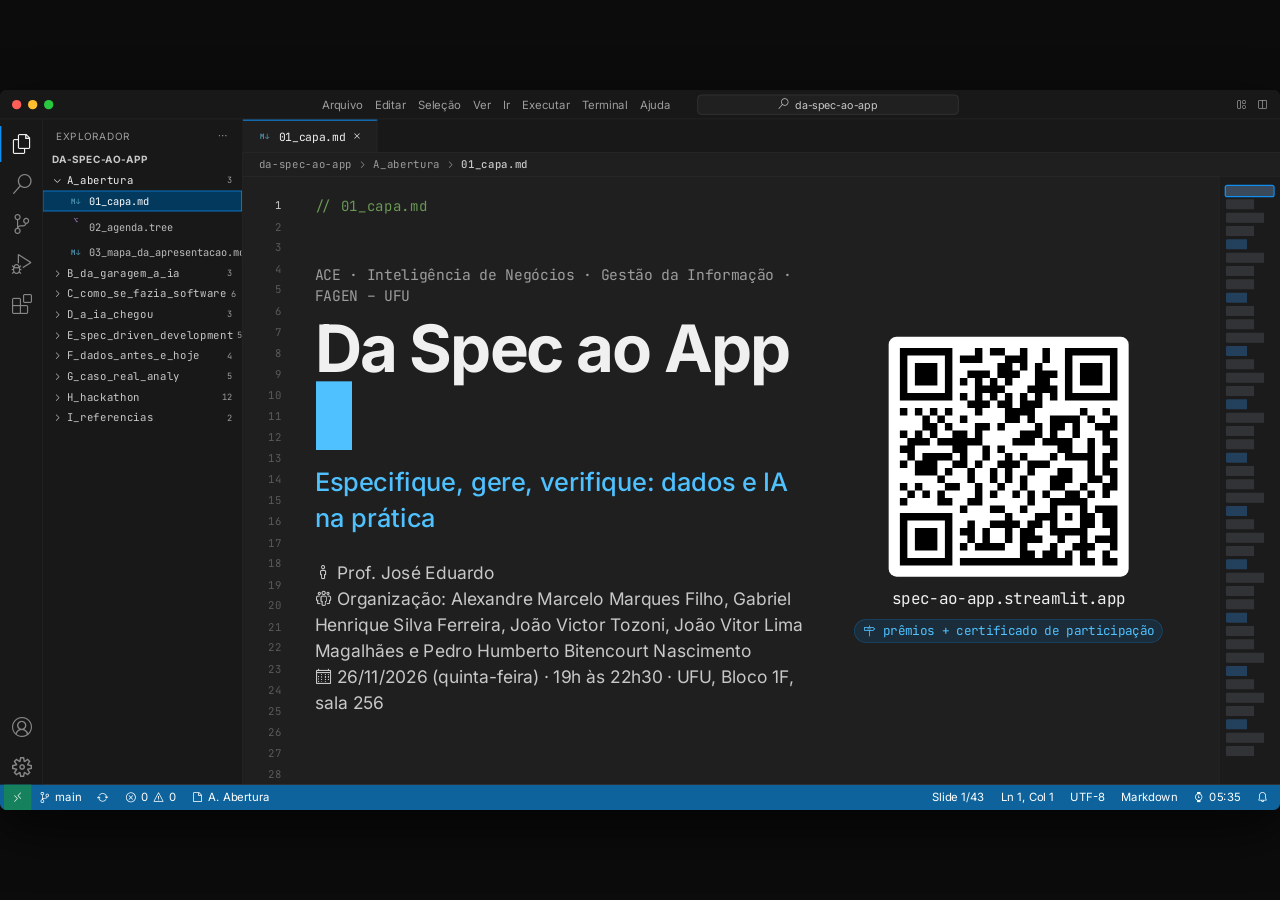
<file: apresentacao/index.html>
<!doctype html>
<html lang="pt-BR">
<head>
<meta charset="utf-8">
<meta name="viewport" content="width=device-width, initial-scale=1">
<title>Da Spec ao App — Abertura</title>
<link rel="stylesheet" href="assets/icons/codicon.css">
<style>
/* ============================================================
   Fontes locais (funcionam offline)
   ============================================================ */
@font-face{font-family:"Inter";font-weight:400;font-display:swap;src:url(assets/fonts/inter-latin-400-normal.woff2) format("woff2")}
@font-face{font-family:"Inter";font-weight:500;font-display:swap;src:url(assets/fonts/inter-latin-500-normal.woff2) format("woff2")}
@font-face{font-family:"Inter";font-weight:600;font-display:swap;src:url(assets/fonts/inter-latin-600-normal.woff2) format("woff2")}
@font-face{font-family:"Inter";font-weight:700;font-display:swap;src:url(assets/fonts/inter-latin-700-normal.woff2) format("woff2")}
@font-face{font-family:"Inter";font-weight:400;font-display:swap;src:url(assets/fonts/inter-latin-ext-400-normal.woff2) format("woff2");unicode-range:U+0100-02AF,U+1E00-1EFF,U+2020,U+20A0-20AB,U+20AD-20C0,U+2113,U+2C60-2C7F,U+A720-A7FF}
@font-face{font-family:"Inter";font-weight:600;font-display:swap;src:url(assets/fonts/inter-latin-ext-600-normal.woff2) format("woff2");unicode-range:U+0100-02AF,U+1E00-1EFF,U+2020,U+20A0-20AB,U+20AD-20C0,U+2113,U+2C60-2C7F,U+A720-A7FF}
@font-face{font-family:"Inter";font-weight:700;font-display:swap;src:url(assets/fonts/inter-latin-ext-700-normal.woff2) format("woff2");unicode-range:U+0100-02AF,U+1E00-1EFF,U+2020,U+20A0-20AB,U+20AD-20C0,U+2113,U+2C60-2C7F,U+A720-A7FF}
@font-face{font-family:"JetBrains Mono";font-weight:400;font-display:swap;src:url(assets/fonts/jetbrains-mono-latin-400-normal.woff2) format("woff2")}
@font-face{font-family:"JetBrains Mono";font-weight:500;font-display:swap;src:url(assets/fonts/jetbrains-mono-latin-500-normal.woff2) format("woff2")}
@font-face{font-family:"JetBrains Mono";font-weight:700;font-display:swap;src:url(assets/fonts/jetbrains-mono-latin-700-normal.woff2) format("woff2")}
@font-face{font-family:"JetBrains Mono";font-weight:400;font-display:swap;src:url(assets/fonts/jetbrains-mono-latin-ext-400-normal.woff2) format("woff2");unicode-range:U+0100-02AF,U+1E00-1EFF,U+2020,U+20A0-20AB,U+20AD-20C0,U+2113,U+2C60-2C7F,U+A720-A7FF}

/* ============================================================
   Tema "Dark Modern" (com contraste reforçado para projetor)
   ============================================================ */
:root{
  --bg:#1f1f1f; --bg2:#181818; --bg3:#252526; --line:#2b2b2b; --line2:#3c3c3c;
  --fg:#f0f0f0; --fg2:#c8c8c8; --mut:#9d9d9d;
  --blue:#0e8ef0; --blue2:#4fc1ff; --yellow:#f2cc60; --green:#3fb950; --red:#f85149; --purple:#c586c0;
  --kw:#569cd6; --str:#ce9178; --fn:#dcdcaa; --com:#6a9955; --num:#b5cea8; --type:#4ec9b0; --var:#9cdcfe;
  --mono:"JetBrains Mono",Consolas,"Cascadia Mono",monospace; --sans:"Inter","Segoe UI",system-ui,sans-serif;
  --side:300px; --s:1;
}
*{box-sizing:border-box;margin:0;padding:0}
html,body{height:100%;background:#0c0c0c;overflow:hidden;color:var(--fg);font-family:var(--sans)}
#app{position:absolute;left:50%;top:50%;width:1920px;height:1080px;transform:translate(-50%,-50%) scale(var(--s));
  display:grid;grid-template-rows:44px 1fr 38px;background:var(--bg);box-shadow:0 30px 80px #000a;border-radius:10px;overflow:hidden}
button{font:inherit;color:inherit;background:none;border:0;cursor:pointer}

/* Barra de título */
.titlebar{display:grid;grid-template-columns:240px 1fr 240px;align-items:center;background:var(--bg2);border-bottom:1px solid var(--line);font-size:17px;color:var(--fg2)}
.dots{display:flex;gap:10px;padding-left:18px}.dots i{width:14px;height:14px;border-radius:50%;display:block}
.dots i:nth-child(1){background:#ff5f57}.dots i:nth-child(2){background:#febc2e}.dots i:nth-child(3){background:#28c840}
.menu{display:flex;gap:18px;justify-content:center;align-items:center}
.menu span{color:var(--mut)}.menu .title{color:var(--fg2);margin-left:22px;padding:4px 120px;border:1px solid var(--line2);border-radius:6px;background:#202020;font-size:16px}
.tb-right{display:flex;justify-content:flex-end;gap:16px;padding-right:18px;color:var(--mut);font-size:18px}

/* Corpo */
.main{display:grid;grid-template-columns:64px var(--side) 1fr;min-height:0;overflow:hidden;transition:grid-template-columns .35s ease}
.activity{background:var(--bg2);border-right:1px solid var(--line);display:flex;flex-direction:column;align-items:center;gap:6px;padding-top:10px}
.activity .codicon{font-size:30px;color:#868686;padding:12px 0;width:100%;text-align:center;border-left:2px solid transparent}
.activity .on{color:var(--fg);border-left-color:var(--blue)}.activity .bottom{margin-top:auto}
.sidebar{background:var(--bg2);border-right:1px solid var(--line);overflow:hidden;display:flex;flex-direction:column;min-width:0}
.sb-title{font-size:15px;letter-spacing:.08em;color:var(--mut);padding:16px 20px 10px;display:flex;justify-content:space-between}
.tree{overflow:auto;padding-bottom:20px;font-size:18px;scrollbar-width:none}
.tree .root{font-weight:700;font-size:15px;letter-spacing:.06em;color:var(--fg2);padding:6px 14px}
.tree .folder{display:flex;align-items:center;gap:6px;padding:5px 14px;color:var(--fg2);font-family:var(--mono);font-size:16px}
.tree .file{display:flex;align-items:center;gap:8px;padding:4px 14px 4px 38px;color:#bdbdbd;font-family:var(--mono);font-size:15.5px;white-space:nowrap;overflow:hidden;text-overflow:ellipsis;cursor:pointer;border:1px solid transparent}
.tree .file:hover{background:#2a2d2e}
.tree .file.on{background:#04395e;color:#fff;border-color:var(--blue)}
.tree .sub-pasta.hide{display:none}
.tree .file.sub{padding-left:58px}
.ficon{font-size:11px;font-weight:700;width:22px;flex:0 0 22px;text-align:center;border-radius:3px;font-family:var(--mono);line-height:16px}
.ficon.md{color:#519aba}.ficon.py{color:#f2cc60}.ficon.sh{color:#89e051}.ficon.diff{color:#e37933}.ficon.json{color:#cbcb41}.ficon.tree{color:#a074c4}

/* Editor */
.editor{display:grid;grid-template-rows:50px 36px minmax(0,1fr);min-width:0;min-height:0;background:var(--bg)}
.tabs{display:flex;background:var(--bg2);border-bottom:1px solid var(--line);overflow:hidden}
.tab{display:flex;align-items:center;gap:10px;padding:0 22px;font-family:var(--mono);font-size:17px;color:var(--mut);border-right:1px solid var(--line);white-space:nowrap}
.tab.on{background:var(--bg);color:var(--fg);border-top:2px solid var(--blue);animation:tabIn .3s ease}
.tab .codicon{font-size:15px}
@keyframes tabIn{from{opacity:.2;transform:translateY(-6px)}to{opacity:1;transform:none}}
.crumbs{display:flex;align-items:center;gap:8px;padding:0 24px;font-family:var(--mono);font-size:16px;color:var(--mut);border-bottom:1px solid var(--line)}
.crumbs b{color:var(--fg2);font-weight:500}
.ebody{display:grid;grid-template-columns:74px 1fr 92px;min-height:0;position:relative}
.gutter{font-family:var(--mono);font-size:16px;color:#5a5a5a;text-align:right;padding:28px 16px 0 0;line-height:31.6px;overflow:hidden;user-select:none}
.gutter .cur{color:#cccccc}
.canvas{position:relative;overflow:hidden}
.minimap{border-left:1px solid var(--line);padding:14px 10px;display:flex;flex-direction:column;gap:5px;overflow:hidden;min-height:0;position:relative;background:#1b1b1b}
.minimap i{display:block;height:15px;flex:0 0 15px;border-radius:2px;background:linear-gradient(90deg,#3a3d41 0 60%,transparent 60%);opacity:.7;cursor:pointer}
.minimap i:nth-child(3n){background:linear-gradient(90deg,#3a3d41 0 80%,transparent 80%)}
.minimap i:nth-child(4n+1){background:linear-gradient(90deg,#264f78 0 45%,transparent 45%)}
.minimap i.on{outline:2px solid var(--blue);background:#3b4a5a;opacity:1}

/* Barra de status */
.status{display:flex;align-items:center;background:#0e639c;color:#fff;font-size:17px;padding:0 6px}
.status .it{display:flex;align-items:center;gap:7px;padding:0 12px;height:100%}
.status .it .codicon{font-size:17px}
.status .rem{background:#16825d;height:100%}
.status .sp{flex:1}

/* ============================================================
   Slides
   ============================================================ */
.slide{position:absolute;inset:0;padding:30px 70px 40px 34px;display:none;flex-direction:column;font-size:30px;line-height:1.42}
.slide.active{display:flex;animation:openFile .35s ease}
@keyframes openFile{from{opacity:0;transform:translateX(18px)}to{opacity:1;transform:none}}
.notes{display:none}
.slide .codicon{font-size:1em;vertical-align:-.12em}
.s-file{font-family:var(--mono);font-size:21px;color:var(--com);margin-bottom:8px}
h1{font-size:58px;line-height:1.12;font-weight:700;letter-spacing:-.01em;margin-bottom:26px}
h1 .acc,.acc{color:var(--blue2)} .yl{color:var(--yellow)} .gr{color:var(--green)} .rd{color:var(--red)} .mu{color:var(--mut)}
.s-body{flex:1;min-height:0;font-size:30px;line-height:1.42}
.s-body p{margin-bottom:16px}
.foot{font-size:17px;color:var(--mut);font-family:var(--mono);margin-top:10px;border-top:1px solid var(--line);padding-top:10px}
.foot a{color:var(--mut)}
.mono{font-family:var(--mono)}
ul.l{list-style:none}
ul.l li{display:flex;gap:16px;align-items:flex-start;margin-bottom:16px}
ul.l li .codicon{font-size:32px;color:var(--blue2);margin-top:4px}
.g2{display:grid;grid-template-columns:1fr 1fr;gap:36px}
.g3{display:grid;grid-template-columns:repeat(3,1fr);gap:28px}
.g4{display:grid;grid-template-columns:repeat(4,1fr);gap:24px}
.card{background:var(--bg3);border:1px solid var(--line2);border-radius:12px;padding:26px}
.card h3{font-size:30px;margin-bottom:10px;display:flex;align-items:center;gap:12px}
.card p{font-size:25px;color:var(--fg2);line-height:1.38;margin:0}
.card .codicon{font-size:36px;color:var(--blue2)}
.pill{display:inline-block;font-family:var(--mono);font-size:19px;padding:3px 12px;border-radius:999px;background:#0e8ef022;color:var(--blue2);border:1px solid #0e8ef055}
.todo{display:inline-block;font-family:var(--mono);font-size:22px;padding:4px 12px;border-radius:6px;background:#f2cc6022;color:var(--yellow);border:1px dashed var(--yellow)}
.big{font-size:84px;font-weight:700;line-height:1;color:var(--blue2);font-family:var(--sans)}
code,.code{font-family:var(--mono)}
code{font-size:.9em;color:var(--type);background:#ffffff0d;padding:1px 8px;border-radius:5px}

/* Bloco de código com destaque de sintaxe */
.code{background:#181818;border:1px solid var(--line2);border-radius:10px;padding:22px 26px;font-size:25px;line-height:1.6;white-space:pre;overflow:hidden;color:#d4d4d4}
.code .k{color:var(--kw)}.code .s{color:var(--str)}.code .f{color:var(--fn)}.code .c{color:var(--com)}.code .n{color:var(--num)}
.code .t{color:var(--type)}.code .v{color:var(--var)}.code .h{color:var(--kw);font-weight:700}.code .p{color:var(--purple)}
.code .ln{display:block}
.diff .ln{padding-left:44px;position:relative;margin:0 -26px;padding-right:26px}
.diff .ln::before{position:absolute;left:18px;color:var(--mut)}
.diff .add{background:#2ea04322}.diff .add::before{content:"+";color:var(--green)}
.diff .del{background:#f8514922;text-decoration:line-through;text-decoration-color:#f8514988}.diff .del::before{content:"−";color:var(--red)}
.sq{text-decoration:underline wavy var(--red);text-underline-offset:6px}

/* Terminal */
.term{background:#0f0f0f;border:1px solid var(--line2);border-radius:10px;font-family:var(--mono);font-size:24px;line-height:1.55;padding:0 0 18px}
.term .th{display:flex;gap:26px;padding:10px 22px;border-bottom:1px solid var(--line);font-size:17px;color:var(--mut);letter-spacing:.05em}
.term .th b{color:var(--fg);border-bottom:2px solid var(--blue);padding-bottom:6px;font-weight:500}
.term .tl{padding:0 22px;white-space:pre}
.term .pr{color:var(--green)} .term .ok{color:var(--green)} .term .dim{color:var(--mut)}
.bar{height:14px;background:#2a2a2a;border-radius:7px;overflow:hidden;margin:10px 22px 0}
.bar i{display:block;height:100%;width:0;background:linear-gradient(90deg,var(--blue),var(--blue2));border-radius:7px}
.slide.active .bar i{animation:build var(--dur,2.4s) ease-out var(--d,0s) forwards}
@keyframes build{to{width:100%}}

/* Animações de entrada em sequência */
.stg>*{opacity:0}
.slide.active .stg>*{animation:appear .5s ease forwards;animation-delay:calc(var(--i,0) * var(--step,220ms) + var(--d,0ms))}
@keyframes appear{from{opacity:0;transform:translateY(10px)}to{opacity:1;transform:none}}
.caret{display:inline-block;width:.55em;height:1.05em;background:var(--blue2);vertical-align:-.15em;margin-left:2px;animation:blink 1s steps(1) infinite}
@keyframes blink{50%{opacity:0}}
.type{white-space:pre-wrap}

/* Notificações (toasts) e commit de seção */
#toasts{position:absolute;right:26px;bottom:56px;display:flex;flex-direction:column;gap:12px;z-index:20;pointer-events:none}
.toast{width:560px;background:#252526;border:1px solid var(--line2);border-left:4px solid var(--blue);border-radius:8px;padding:18px 22px;box-shadow:0 10px 30px #0009;display:flex;gap:14px;font-size:23px;line-height:1.35;animation:toastIn .4s ease}
.toast .codicon{font-size:26px;color:var(--blue2);margin-top:3px}
.toast.out{animation:toastOut .4s ease forwards}
@keyframes toastIn{from{opacity:0;transform:translateX(40px)}to{opacity:1;transform:none}}
@keyframes toastOut{to{opacity:0;transform:translateX(40px)}}
#commit{position:absolute;left:64px;right:0;bottom:38px;height:0;background:#141414;border-top:1px solid var(--line2);overflow:hidden;z-index:15;font-family:var(--mono);font-size:22px;transition:height .35s ease}
#commit.on{height:150px}
#commit .th{display:flex;gap:26px;padding:8px 24px;color:var(--mut);font-size:16px;border-bottom:1px solid var(--line)}
#commit .th b{color:var(--fg);font-weight:500;border-bottom:2px solid var(--blue)}
#commit pre{padding:10px 24px;line-height:1.5;color:var(--fg2)}

/* Paleta de comandos */
#palette{position:absolute;top:56px;left:50%;transform:translateX(-50%);width:820px;background:#252526;border:1px solid var(--line2);border-radius:10px;box-shadow:0 20px 60px #000c;z-index:30;display:none;overflow:hidden}
#palette.on{display:block}
#palette input{width:100%;font:22px var(--mono);color:var(--fg);background:#1e1e1e;border:0;border-bottom:1px solid var(--line2);padding:16px 20px;outline:2px solid var(--blue);outline-offset:-2px}
#plist{max-height:560px;overflow:auto}
#plist div{padding:10px 20px;font:20px var(--mono);color:var(--fg2);display:flex;gap:12px;cursor:pointer}
#plist div .mu{margin-left:auto;font-size:17px}
#plist div.sel{background:#04395e;color:#fff}

/* Janela de navegador (capturas do site) */
.browser{border:1px solid var(--line2);border-radius:10px;overflow:hidden;background:#111;box-shadow:0 12px 40px #0008}
.browser .bh{display:flex;align-items:center;gap:12px;padding:9px 16px;background:#2a2a2a;font:17px var(--mono);color:var(--fg2)}
.browser .bh .url{background:#1b1b1b;border-radius:6px;padding:4px 14px;flex:1;color:var(--fg2)}
.browser img{display:block;width:100%}
.jstep{display:grid;grid-template-columns:1.75fr 1fr;gap:34px;align-items:start}
.badge{display:inline-flex;align-items:center;gap:8px;font:600 22px var(--mono);color:#fff;background:var(--blue);padding:6px 16px;border-radius:8px;margin-bottom:18px}

/* Ciclo SDD */
.cycle{position:relative;width:560px;height:560px;margin:0 auto}
.cycle .ring{position:absolute;inset:60px;border:3px dashed #3c3c3c;border-radius:50%}
.cycle .spin{position:absolute;inset:60px;border-radius:50%;border:3px solid transparent;border-top-color:var(--blue2);animation:spin 6s linear infinite}
@keyframes spin{to{transform:rotate(360deg)}}
.node{position:absolute;width:230px;padding:16px 10px;text-align:center;background:var(--bg3);border:2px solid var(--line2);border-radius:12px;font:600 26px var(--sans)}
.node small{display:block;font:400 18px var(--mono);color:var(--mut);margin-top:4px}
.slide.active .node{animation:pulse 8s ease infinite;animation-delay:calc(var(--i)*2s)}
@keyframes pulse{0%,22%{border-color:var(--blue2);box-shadow:0 0 0 6px #4fc1ff22}25%,100%{border-color:var(--line2);box-shadow:none}}

/* Fluxo de dados (pipeline) */
.flow{display:flex;align-items:center;gap:14px;margin:18px 0 28px}
.flow .st{flex:1;background:var(--bg3);border:2px solid var(--line2);border-radius:12px;padding:20px 10px;text-align:center;font-size:23px;line-height:1.3}
.flow .st .codicon{font-size:40px;color:var(--blue2);display:block;margin-bottom:8px}
.flow .st img{height:40px;display:block;margin:0 auto 8px;filter:invert(1) brightness(.9)}
.flow .ar{font-size:34px;color:var(--mut)}

/* Painel simulado */
.dash{background:#fff;color:#1f2433;border-radius:10px;padding:22px 26px;font-family:var(--sans)}
.dash .kpi{font-size:20px;color:#5b6275}.dash .kpi b{display:block;font-size:46px;color:#4338ca}
.dash .row{display:flex;align-items:center;gap:12px;font-size:19px;margin-top:10px}
.dash .row span{width:110px}.dash .row i{height:26px;background:#4338ca;border-radius:4px;display:block}

/* Modo Zen (slide de impacto) */
#app.zen .main{grid-template-columns:0 0 1fr}
#app.zen .gutter,#app.zen .minimap,#app.zen .tabs,#app.zen .crumbs{visibility:hidden}
#app.zen .activity,#app.zen .sidebar{visibility:hidden}
#app.side-off .main{grid-template-columns:64px 0 1fr}
.impact{display:flex;flex-direction:column;justify-content:center;align-items:center;height:100%;text-align:center}
.impact .q{font-size:104px;font-weight:700;line-height:1.1;letter-spacing:-.02em}
.impact .sub{font-size:40px;color:var(--fg2);margin-top:40px;font-family:var(--mono)}

/* Corpo do slide: ocupa a altura livre e centraliza o conteúdo */
.body{flex:1;min-height:0;display:flex;flex-direction:column;justify-content:center}
.card.tall{display:flex;flex-direction:column;justify-content:center;min-height:300px}
/* Mapa da apresentação */
.mapa .card{position:relative;padding:24px 24px 22px}
.mapa .ltr{font:700 44px var(--mono);color:var(--mut);display:block;margin-bottom:10px;line-height:1}
.mapa h3{font-size:27px}.mapa p{font-size:22px}
/* Foto */
.foto{margin:0}.foto img{display:block;width:100%;border-radius:12px;border:1px solid var(--line2);box-shadow:0 12px 40px #0008}
.foto figcaption{font:17px var(--mono);color:var(--mut);margin-top:10px;text-align:center}
/* Equação (1991 × 2026) */
.eq{display:flex;align-items:center;gap:16px;font-size:28px;flex-wrap:wrap}
.eq .yr{font:700 36px var(--mono);color:var(--blue2);width:116px}
.eq .tk{background:var(--bg3);border:1px solid var(--line2);border-radius:10px;padding:14px 22px;white-space:nowrap}
.eq .op{color:var(--mut);font:700 34px var(--mono)}
.eq .res{border-color:var(--blue2);color:var(--blue2);font-weight:600;background:#0e8ef01a}
/* Linha do tempo */
.timeline{position:relative;display:grid;grid-auto-flow:column;grid-auto-columns:1fr;gap:16px}
.timeline::before{content:"";position:absolute;left:0;right:0;top:84px;height:4px;border-radius:2px;background:linear-gradient(90deg,var(--line2),var(--blue2))}
.timeline .ev{position:relative;text-align:center}
.timeline .yr{font:700 40px var(--mono);color:var(--blue2);height:62px;line-height:62px;white-space:nowrap}
.timeline .dot{width:26px;height:26px;border-radius:50%;background:var(--bg);border:4px solid var(--blue2);margin:9px auto 24px;position:relative;z-index:1}
.timeline .ev b{display:block;font-size:28px;line-height:1.2;margin-bottom:8px;color:var(--fg)}
.timeline .ev span{display:block;font-size:22px;color:var(--fg2);line-height:1.35}
.timeline .ev.rd .yr{color:var(--red)}.timeline .ev.rd .dot{border-color:var(--red)}
.timeline .ev.gr .yr{color:var(--green)}.timeline .ev.gr .dot{border-color:var(--green);background:var(--green)}
/* Escada da cascata */
.stairs>div{width:440px;background:var(--bg3);border:2px solid var(--line2);border-radius:10px;padding:16px 22px;font-size:27px;margin-left:calc(var(--i,0) * 62px);margin-bottom:12px;display:flex;gap:14px;align-items:center}
.stairs>div .codicon{color:var(--blue2)}
.stairs>div.rd{border-color:var(--red);background:#f851491a;width:auto;font-size:24px}.stairs>div.rd .codicon{color:var(--red)}
/* Valores do manifesto */
.valores>div{background:var(--bg3);border:1px solid var(--line2);border-left:5px solid var(--blue2);border-radius:10px;padding:18px 24px;margin-bottom:16px;font-size:29px}
.valores>div:last-child{margin-bottom:0}
.valores b{color:var(--fg)}.valores span{color:var(--mut)}
/* Estados do TDD */
.estado{border:2px solid var(--cor);border-radius:12px;padding:16px 22px;background:color-mix(in srgb,var(--cor) 12%,transparent)}
.estado b{display:block;font-size:30px;color:var(--cor)}.estado span{font-size:23px;color:var(--fg2)}
/* Tabela de comparação */
.cmp{display:grid;border:1px solid var(--line2);border-radius:12px;overflow:hidden;font-size:26px;line-height:1.3}
.cmp>div{padding:16px 24px;border-top:1px solid var(--line2);background:var(--bg3)}
.cmp>.hd{font:600 19px var(--mono);letter-spacing:.06em;color:var(--mut);background:var(--bg2);border-top:0}
.cmp>.hd.rd{color:var(--red)}.cmp>.hd.gr{color:var(--green)}
.cmp>.k{color:var(--fg2);font:500 22px var(--mono);display:flex;align-items:center}
/* Diagrama de Venn */
.venn{position:relative;width:760px;height:500px;margin:0 auto}
.venn .c{position:absolute;top:0;width:500px;height:500px;border-radius:50%;display:flex;flex-direction:column;justify-content:center;gap:6px;font-size:26px;line-height:1.2}
.venn .c b{font-size:36px}.venn .c small{font-size:20px;color:var(--fg2);font-family:var(--mono)}.venn .c span{font-size:21px;color:var(--fg2)}
.venn .c1{left:0;background:#0e8ef026;border:3px solid var(--blue2);padding:0 280px 0 50px}
.venn .c2{right:0;background:#3fb95026;border:3px solid var(--green);padding:0 50px 0 280px;text-align:right}
.venn .mid{position:absolute;left:50%;top:250px;transform:translate(-50%,-50%);font:700 110px var(--sans);color:var(--yellow);line-height:1;text-shadow:0 0 30px #f2cc6066}
/* Referências */
.refs{font-size:18.5px;line-height:1.45;color:var(--fg2)}
.refs>div>div{margin-bottom:5px}
.refs .acc.mono{margin-bottom:6px;font-size:18px}
/* Explorador: pastas recolhidas fora da seção atual */
.tree .folder{cursor:pointer}
.tree .file.hide{display:none}
.tree .folder.cur{color:var(--fg)}
.ficon.feature{color:#89e051}

.qr{background:#fff;padding:14px;border-radius:12px;display:inline-block;line-height:0}
.qr svg{width:100%;height:100%}

@media (prefers-reduced-motion: reduce){
  *,*::before,*::after{animation:none!important;transition:none!important}
  .stg>*{opacity:1!important}
}
/* Estado final (sem animação): usado ao pular animações e na impressão */
.done .stg>*,.final .stg>*{opacity:1!important;animation:none!important}
.done .bar i,.final .bar i{width:100%!important;animation:none!important}

/* ============================================================
   Impressão / PDF: uma página por slide, moldura estática
   ============================================================ */
#print{display:none}
@media print{
  @page{size:1920px 1080px;margin:0}
  html,body{overflow:visible;height:auto;background:#1f1f1f}
  #app,#toasts,#palette,#commit{display:none!important}
  #print{display:block}
  .page{width:1920px;height:1080px;position:relative;display:grid;grid-template-rows:44px 50px 1fr 38px;background:var(--bg);break-after:page;page-break-after:always;overflow:hidden}
  .page .slide{display:flex!important;position:relative;inset:auto;animation:none;padding-left:70px}
  .page .titlebar,.page .tabs,.page .status{display:flex}
  .page .titlebar{display:grid}
  *{-webkit-print-color-adjust:exact;print-color-adjust:exact}
}
</style>
</head>
<body>
<div id="app">
  <div class="titlebar">
    <div class="dots"><i></i><i></i><i></i></div>
    <div class="menu"><span>Arquivo</span><span>Editar</span><span>Seleção</span><span>Ver</span><span>Ir</span><span>Executar</span><span>Terminal</span><span>Ajuda</span><span class="title"><i class="codicon codicon-search"></i>&nbsp; da-spec-ao-app</span></div>
    <div class="tb-right"><i class="codicon codicon-layout"></i><i class="codicon codicon-split-horizontal"></i></div>
  </div>
  <div class="main">
    <div class="activity">
      <i class="codicon codicon-files on"></i><i class="codicon codicon-search"></i><i class="codicon codicon-source-control"></i>
      <i class="codicon codicon-debug-alt"></i><i class="codicon codicon-extensions"></i>
      <i class="codicon codicon-account bottom"></i><i class="codicon codicon-settings-gear"></i>
    </div>
    <div class="sidebar">
      <div class="sb-title"><span>EXPLORADOR</span><i class="codicon codicon-ellipsis"></i></div>
      <div class="tree" id="tree"></div>
    </div>
    <div class="editor">
      <div class="tabs" id="tabs"></div>
      <div class="crumbs" id="crumbs"></div>
      <div class="ebody">
        <div class="gutter" id="gutter"></div>
        <div class="canvas" id="canvas">
<!-- ===================================================== A. ABERTURA -->
<section class="slide" data-file="01_capa.md" data-folder="A_abertura" data-section="A. Abertura" data-time="1 min">
  <div class="s-file">// 01_capa.md</div>
  <div class="g2" style="grid-template-columns:1.55fr 1fr;align-items:center;flex:1">
    <div>
      <div class="mono mu" style="font-size:22px;margin-bottom:14px">ACE · Inteligência de Negócios · Gestão da Informação · FAGEN – UFU</div>
      <div style="font-size:98px;font-weight:700;letter-spacing:-.03em;line-height:1;white-space:nowrap"><span class="type" data-delay="200">Da Spec ao App</span></div>
      <div class="acc" style="font-size:38px;margin:22px 0 34px;font-weight:500">Especifique, gere, verifique: dados e IA na prática</div>
      <div class="stg" style="--d:1200ms;font-size:26px;line-height:1.5;color:var(--fg2)">
        <div><i class="codicon codicon-person"></i> Prof. José Eduardo</div>
        <div><i class="codicon codicon-organization"></i> Organização: Alexandre Marcelo Marques Filho, Gabriel Henrique Silva Ferreira, João Victor Tozoni, João Vitor Lima Magalhães e Pedro Humberto Bitencourt Nascimento</div>
        <div><i class="codicon codicon-calendar"></i> 26/11/2026 (quinta-feira) · 19h às 22h30 · UFU, Bloco 1F, sala 256</div>
      </div>
    </div>
    <div style="text-align:center">
      <div class="qr" data-qr="https://spec-ao-app.streamlit.app/" style="width:360px;height:360px"></div>
      <div class="mono" style="font-size:24px;margin-top:16px">spec-ao-app.streamlit.app</div>
      <div class="pill" style="margin-top:14px"><i class="codicon codicon-milestone"></i> prêmios + certificado de participação</div>
    </div>
  </div>
  <aside class="notes">Boa noite! Este é o “Da Spec ao App”, um minicurso seguido de hackathon da ACE de Inteligência de Negócios. Apresente o professor José Eduardo e a equipe organizadora. Peça para todos já abrirem o site pelo QR Code: vamos usá-lo mais tarde.</aside>
</section>

<section class="slide" data-file="02_agenda.tree" data-folder="A_abertura" data-section="A. Abertura" data-time="1 min">
  <div class="s-file">// 02_agenda.tree</div>
  <h1>Agenda da noite</h1>
  <div class="body">
    <div class="g2" style="grid-template-columns:1.3fr .7fr;align-items:center">
      <div class="code stg" style="--step:260ms;font-size:26px;line-height:1.85"><span class="ln"><span class="t">noite_26-11/</span></span><span class="ln">├── <span class="n">19h00</span>  abertura.md</span><span class="ln">├── <span class="n">19h10</span>  apresentacao/  <span class="c"># SDD, dados e caso real</span></span><span class="ln">├── <span class="n">20h30</span>  <span class="t">hackathon/</span>     <span class="c"># missão → SPEC → kit</span></span><span class="ln">├── <span class="n">21h30</span>  kit.zip        <span class="c"># envio pelo WhatsApp</span></span><span class="ln">├── <span class="n">21h40</span>  <span class="t">pitches/</span>       <span class="c"># até 3 min por equipe</span></span><span class="ln">└── <span class="n">22h30</span>  encerramento</span></div>
      <div class="card stg" style="--d:1700ms">
        <h3><i class="codicon codicon-target"></i> Você sai daqui sabendo</h3>
        <ul class="l" style="font-size:25px;margin-top:14px">
          <li><i class="codicon codicon-check" style="font-size:26px"></i><span>por que a IA amplia quem tem base técnica</span></li>
          <li><i class="codicon codicon-check" style="font-size:26px"></i><span>o que é <b>Spec-Driven Development</b></span></li>
          <li><i class="codicon codicon-check" style="font-size:26px"></i><span>como tratar dados e escrever uma spec</span></li>
          <li style="margin-bottom:0"><i class="codicon codicon-check" style="font-size:26px"></i><span>como um agente transforma isso em painel</span></li>
        </ul>
      </div>
    </div>
  </div>
  <aside class="notes">A noite tem duas partes: até as 20h30, a apresentação; depois, o hackathon. Os kits devem ser enviados pelo WhatsApp até as 21h30, para a organização gerar os painéis; às 21h40 começam os pitches e o encerramento é às 22h30. Ao final, cada um deve saber por que a IA amplia quem tem base técnica, o que é SDD, como tratar dados e escrever uma spec e como um agente transforma isso em painel.</aside>
</section>

<section class="slide" data-file="03_mapa_da_apresentacao.md" data-folder="A_abertura" data-section="A. Abertura" data-time="1,5 min">
  <div class="s-file">// 03_mapa_da_apresentacao.md</div>
  <h1>O mapa da apresentação</h1>
  <div class="body">
    <div class="g4 stg mapa" style="--step:180ms">
      <div class="card"><span class="ltr">B</span><h3>Da garagem à IA</h3><p>Linux, 1991: o que uma pessoa com conhecimento técnico consegue construir.</p></div>
      <div class="card"><span class="ltr">C</span><h3>Como se fazia software</h3><p>Cascata, Ágil, TDD e BDD: o que cada um resolveu.</p></div>
      <div class="card"><span class="ltr">D</span><h3>A IA chegou</h3><p>Uso, confiança e o risco do “vibe coding”.</p></div>
      <div class="card"><span class="ltr">E</span><h3>Spec-Driven Development</h3><p>A especificação como fonte da verdade.</p></div>
      <div class="card"><span class="ltr">F</span><h3>Dados: antes e hoje</h3><p>Da planilha ao agente de dados, e por que qualidade importa.</p></div>
      <div class="card"><span class="ltr">G</span><h3>Caso real: Analy</h3><p>Agentes de dados na Algar e o que aprendemos.</p></div>
      <div class="card"><span class="ltr">H</span><h3>O hackathon</h3><p>A jornada no site, a entrega do kit e a avaliação.</p></div>
      <div class="card" style="border-color:var(--blue)"><span class="ltr acc">→</span><h3>Mão na massa</h3><p>Das 20h30 às 21h30, com a organização circulando.</p></div>
    </div>
  </div>
  <aside class="notes">Este é o mapa: vamos começar pela história, com o Linux, passar pelos métodos de desenvolvimento que vieram antes da IA, ver o que muda com a IA e o SDD, como a exploração de dados evoluiu, um caso real da Algar e, por fim, as regras do hackathon. O explorador à esquerda mostra em que pasta estamos. A apresentação leva uns 60 minutos, com espaço para perguntas.</aside>
</section>

<!-- ===================================================== B. DA GARAGEM À IA -->
<section class="slide" data-file="04_linux_1991.md" data-folder="B_da_garagem_a_ia" data-section="B. Da garagem à IA" data-time="2 min">
  <div class="s-file">// 04_linux_1991.md</div>
  <h1>1991: um estudante e um <span class="acc">PC comum</span></h1>
  <div class="body">
    <div class="g2" style="grid-template-columns:.62fr 1.38fr;align-items:center;gap:44px">
      <figure class="foto stg"><img src="assets/img/linus_torvalds_2003.webp" alt="Linus Torvalds sorrindo, em 2003"><figcaption>Linus Torvalds em 2003 · foto: Alex Dawson, CC BY-SA 2.0</figcaption></figure>
      <div>
        <div class="term"><div class="th"><b>comp.os.minix</b><span>25/08/1991 · Usenet</span></div>
          <div class="tl" style="white-space:pre-wrap;padding-top:14px;font-size:23px"><span class="type" data-delay="500">Hello everybody out there using minix — I'm doing a (free) operating system (just a hobby, won't be big and professional like gnu) for 386(486) AT clones.</span></div></div>
        <p class="mu" style="font-size:22px;margin:12px 0 22px">“Estou fazendo um sistema operacional (gratuito) — só um hobby, não vai ser grande e profissional como o GNU — para clones AT 386(486).”</p>
        <ul class="l stg" style="--d:1200ms;--step:300ms;font-size:27px">
          <li><i class="codicon codicon-mortar-board"></i><span><b>21 anos</b>, estudante de Computação na Universidade de Helsinque.</span></li>
          <li><i class="codicon codicon-device-desktop"></i><span>Um <b>PC pessoal com processador Intel 386</b>, comprado no início de 1991.</span></li>
          <li style="margin-bottom:0"><i class="codicon codicon-rocket"></i><span>Setembro de 1991: publica a <b>versão 0.01</b> do Linux.</span></li>
        </ul>
      </div>
    </div>
  </div>
  <div class="foot">Mensagem original de L. Torvalds em comp.os.minix (25/08/1991) · Torvalds &amp; Diamond, “Just for Fun” (2001). Foto: Alex Dawson (Flickr), Perth, jan/2003, CC BY-SA 2.0, via Wikimedia Commons (recortada).</div>
  <aside class="notes">Em agosto de 1991, um estudante de 21 anos da Universidade de Helsinque, Linus Torvalds, escreveu num fórum que estava fazendo um sistema operacional “só como hobby, nada grande e profissional”. Ele tinha um PC comum, com processador 386, comprado no começo daquele ano. Em setembro saiu a versão 0.01 do Linux. Repare: não havia grande empresa nem supercomputador, só uma pessoa com muito conhecimento técnico.</aside>
</section>

<section class="slide" data-file="05_so_um_hobby.md" data-folder="B_da_garagem_a_ia" data-section="B. Da garagem à IA" data-time="1,5 min">
  <div class="s-file">// 05_so_um_hobby.md</div>
  <h1>“Só um hobby”… que virou <span class="acc">infraestrutura do mundo</span></h1>
  <div class="body">
    <div class="g3 stg" style="--step:350ms">
      <div class="card tall"><div class="big">500/500</div><h3 style="margin-top:18px"><i class="codicon codicon-server"></i> Supercomputadores</h3><p>Todos os 500 supercomputadores da lista TOP500 rodam Linux desde novembro de 2017.</p></div>
      <div class="card tall"><div class="big gr"><i class="codicon codicon-device-mobile" style="font-size:84px;color:var(--green)"></i></div><h3 style="margin-top:18px"><i class="codicon codicon-layers"></i> Android</h3><p>O sistema dos celulares Android é construído sobre o kernel Linux.</p></div>
      <div class="card tall"><div class="big yl"><i class="codicon codicon-source-control" style="font-size:84px;color:var(--yellow)"></i></div><h3 style="margin-top:18px"><i class="codicon codicon-git-commit"></i> Git (2005)</h3><p>Linus também criou o Git, o controle de versão usado no mundo todo — e imitado por este “editor”.</p></div>
    </div>
    <p class="stg" style="--d:1500ms;margin-top:40px;font-size:34px;text-align:center"><span>Ferramenta modesta + <span class="acc">conhecimento técnico profundo</span> = impacto enorme.</span></p>
  </div>
  <div class="foot">Fontes: TOP500.org (estatísticas de sistema operacional, listas desde nov/2017) · source.android.com (“Kernel”) · git-scm.com (“A Short History of Git”).</div>
  <aside class="notes">O hobby virou a base de quase tudo: todos os 500 supercomputadores mais rápidos do mundo rodam Linux desde 2017, o Android é construído sobre o kernel Linux e, de quebra, o Linus criou o Git em 2005, que é o controle de versão que todo mundo usa — inclusive este “editor” que estou usando para apresentar. A ferramenta era modesta; o diferencial era o conhecimento.</aside>
</section>

<section class="slide" data-file="06_ia_amplia_conhecimento.md" data-folder="B_da_garagem_a_ia" data-section="B. Da garagem à IA" data-time="2 min">
  <div class="s-file">// 06_ia_amplia_conhecimento.md</div>
  <h1>Hoje a IA é a nova <span class="acc">alavanca</span></h1>
  <div class="body">
    <div class="stg" style="--step:500ms;display:flex;flex-direction:column;gap:22px">
      <div class="eq"><span class="yr">1991</span><span class="tk">1 pessoa</span><span class="op">+</span><span class="tk">um PC 386</span><span class="op">+</span><span class="tk">conhecimento profundo</span><span class="op">=</span><span class="tk res">Linux</span></div>
      <div class="eq"><span class="yr">2026</span><span class="tk">1 pessoa</span><span class="op">+</span><span class="tk">IA</span><span class="op">+</span><span class="tk">conhecimento técnico</span><span class="op">=</span><span class="tk res">apps, agentes, painéis</span></div>
    </div>
    <div class="g3 stg" style="--d:1400ms;--step:300ms;margin-top:46px">
      <div class="card"><h3><i class="codicon codicon-zap"></i> A IA acelera</h3><p>Escrever código, montar telas, sugerir consultas e documentar.</p></div>
      <div class="card"><h3><i class="codicon codicon-person"></i> Continua com você</h3><p>Entender o problema, escolher os dados, definir as regras e conferir.</p></div>
      <div class="card" style="border-color:var(--red)"><h3><i class="codicon codicon-warning" style="color:var(--red)"></i> Sem base técnica</h3><p>A IA acelera também os erros — e eles saem com cara de certo.</p></div>
    </div>
  </div>
  <aside class="notes">Hoje temos ferramentas de IA que facilitam construir muita coisa: apps, agentes, painéis. Mas a equação continua tendo um termo essencial: o conhecimento técnico adequado. A IA acelera o código, as telas, as consultas; entender o problema, escolher os dados, definir regras e conferir continua sendo nosso trabalho. Sem base técnica, a IA acelera também os erros.</aside>
</section>

<!-- ===================================================== C. COMO SE FAZIA SOFTWARE -->
<section class="slide" data-file="07_linha_do_tempo_metodos.md" data-folder="C_como_se_fazia_software" data-section="C. Como se fazia software" data-time="1,5 min">
  <div class="s-file">// 07_linha_do_tempo_metodos.md</div>
  <h1>Meio século de <span class="acc">métodos</span> de desenvolvimento</h1>
  <div class="body">
    <div class="timeline stg" style="--step:260ms">
      <div class="ev"><div class="yr">1970</div><div class="dot"></div><b>Cascata</b><span>etapas em sequência (Royce)</span></div>
      <div class="ev"><div class="yr">2001</div><div class="dot"></div><b>Manifesto Ágil</b><span>17 pessoas, ciclos curtos</span></div>
      <div class="ev"><div class="yr">2002</div><div class="dot"></div><b>TDD</b><span>o teste antes do código (Kent Beck)</span></div>
      <div class="ev"><div class="yr">2006</div><div class="dot"></div><b>BDD</b><span>Dado / Quando / Então (Dan North)</span></div>
      <div class="ev"><div class="yr">2009</div><div class="dot"></div><b>DevOps</b><span>desenvolvimento + operação</span></div>
      <div class="ev"><div class="yr">2021</div><div class="dot"></div><b>Copilot</b><span>IA sugere código no editor</span></div>
      <div class="ev rd"><div class="yr">2025</div><div class="dot"></div><b>Vibe coding</b><span>aceitar sem olhar</span></div>
      <div class="ev gr"><div class="yr">2025</div><div class="dot"></div><b>SDD</b><span>a spec como fonte da verdade</span></div>
    </div>
    <p class="stg" style="--d:2400ms;margin-top:54px;font-size:32px;text-align:center"><span>Cada método resolveu um problema do anterior. <span class="acc">O SDD reaproveita o melhor deles.</span></span></p>
  </div>
  <div class="foot">Royce (1970) · agilemanifesto.org (2001) · Beck, “TDD: By Example” (2002) · North, “Introducing BDD” (2006) · DevOpsDays Ghent (2009) · GitHub Blog (29/06/2021) · Spec Kit e Kiro (2025).</div>
  <aside class="notes">Antes da IA, já havia meio século de métodos. Em 1970, a cascata; em 2001, o Manifesto Ágil; logo depois, TDD e BDD; em 2009, DevOps. Em 2021, a IA começa a sugerir código no editor com o Copilot. Em 2025 surgem o vibe coding, o lado arriscado, e o SDD, o lado com método. Cada um resolveu um problema do anterior.</aside>
</section>

<section class="slide" data-file="08_cascata.md" data-folder="C_como_se_fazia_software" data-section="C. Como se fazia software" data-time="1,5 min">
  <div class="s-file">// 08_cascata.md</div>
  <h1>Cascata (1970): cada etapa <span class="acc">espera a anterior</span></h1>
  <div class="body">
    <div class="g2" style="grid-template-columns:1.05fr .95fr;align-items:center;gap:44px">
      <div class="stairs stg" style="--step:300ms">
        <div><i class="codicon codicon-list-unordered"></i> Requisitos</div>
        <div><i class="codicon codicon-symbol-structure"></i> Projeto</div>
        <div><i class="codicon codicon-code"></i> Implementação</div>
        <div><i class="codicon codicon-beaker"></i> Testes</div>
        <div class="rd"><i class="codicon codicon-bug"></i> Erro de requisito descoberto aqui</div>
      </div>
      <div class="stg" style="--d:1700ms;--step:400ms">
        <div class="card"><h3><i class="codicon codicon-quote"></i> O próprio Royce avisou</h3><p style="font-size:27px">“Acredito no conceito, mas a implementação descrita acima é arriscada e convida ao fracasso.”</p><p class="mu" style="font-size:20px;margin-top:10px">W. W. Royce, 1970 (tradução livre)</p></div>
        <p style="margin-top:28px">Quanto mais tarde o erro aparece, <span class="rd">mais caro</span> é corrigir.</p>
      </div>
    </div>
  </div>
  <div class="foot">Royce, W. W. “Managing the Development of Large Software Systems”. IEEE WESCON, 1970. O nome “cascata” se popularizou depois. Etapas simplificadas.</div>
  <aside class="notes">Na cascata, cada etapa espera a anterior terminar: requisitos, projeto, implementação, testes. O problema é que um erro de entendimento do pedido só aparece lá no fim. Curiosidade: o artigo de Royce, de 1970, já avisava que fazer tudo em sequência “é arriscado e convida ao fracasso”. O nome “cascata” veio depois.</aside>
</section>

<section class="slide" data-file="09_manifesto_agil.md" data-folder="C_como_se_fazia_software" data-section="C. Como se fazia software" data-time="1,5 min">
  <div class="s-file">// 09_manifesto_agil.md</div>
  <h1>Manifesto Ágil (2001): <span class="acc">ciclos curtos</span></h1>
  <div class="body">
    <div class="g2" style="grid-template-columns:1.25fr .75fr;align-items:center;gap:40px">
      <div class="valores stg" style="--step:350ms">
        <div><b>Indivíduos e interações</b> <span>mais que processos e ferramentas</span></div>
        <div><b>Software em funcionamento</b> <span>mais que documentação abrangente</span></div>
        <div><b>Colaboração com o cliente</b> <span>mais que negociação de contratos</span></div>
        <div><b>Responder a mudanças</b> <span>mais que seguir um plano</span></div>
      </div>
      <div class="stg" style="--d:1700ms">
        <div class="card"><h3><i class="codicon codicon-info"></i> Atenção</h3><p>O manifesto não diz “sem documentação”: “mesmo havendo valor nos itens à direita, valorizamos mais os itens à esquerda.”</p></div>
      </div>
    </div>
  </div>
  <div class="foot">Manifesto para Desenvolvimento Ágil de Software (Snowbird, fev/2001) — tradução oficial em agilemanifesto.org/iso/ptbr.</div>
  <aside class="notes">Em 2001, 17 desenvolvedores se reuniram em Snowbird, nos Estados Unidos, e escreveram o Manifesto Ágil: entregar em ciclos curtos, conversar com o cliente e aceitar mudanças. Um mal-entendido comum é achar que ágil significa “sem documentação”. O texto diz que os itens da direita têm valor; só valorizamos mais os da esquerda. O SDD aproveita isso: a spec é curta e muda junto com o pedido.</aside>
</section>

<section class="slide" data-file="10_tdd.py" data-folder="C_como_se_fazia_software" data-section="C. Como se fazia software" data-time="2 min">
  <div class="s-file">// 10_tdd.py</div>
  <h1>TDD (2002): o <span class="acc">teste nasce antes</span> do código</h1>
  <div class="body">
    <div class="g2" style="grid-template-columns:1.3fr .7fr;align-items:center;gap:34px">
      <div class="code stg" style="--step:420ms;font-size:23px"><span class="ln c"># 1. VERMELHO: escreva o teste primeiro</span><span class="ln"><span class="k">def</span> <span class="f">test_taxa_churn</span>():</span><span class="ln">    <span class="v">df</span> = <span class="v">pd</span>.<span class="f">DataFrame</span>({<span class="s">"Churn"</span>: [<span class="n">1</span>, <span class="n">0</span>, <span class="n">0</span>, <span class="n">1</span>]})</span><span class="ln">    <span class="k">assert</span> <span class="f">taxa_churn</span>(<span class="v">df</span>) == <span class="n">0.5</span>   <span class="rd"># ✗ ainda não existe</span></span><span class="ln"> </span><span class="ln c"># 2. VERDE: o mínimo para passar</span><span class="ln"><span class="k">def</span> <span class="f">taxa_churn</span>(<span class="v">df</span>):</span><span class="ln">    <span class="k">return</span> <span class="v">df</span>[<span class="s">"Churn"</span>].<span class="f">mean</span>()   <span class="gr"># ✓ passou</span></span><span class="ln"> </span><span class="ln c"># 3. REFATORAR: melhore sem quebrar o teste</span></div>
      <div class="stg" style="--d:1800ms;--step:300ms;display:flex;flex-direction:column;gap:16px">
        <div class="estado" style="--cor:var(--red)"><b>Vermelho</b><span>um teste que falha</span></div>
        <div class="estado" style="--cor:var(--green)"><b>Verde</b><span>código que passa</span></div>
        <div class="estado" style="--cor:var(--blue2)"><b>Refatorar</b><span>melhorar com segurança</span></div>
      </div>
    </div>
    <p class="stg" style="--d:2900ms;margin-top:34px"><span><i class="codicon codicon-beaker acc"></i> O site do hackathon tem <b>272 testes automatizados</b> — inclusive um que garante que nenhum bloco foi “corrigido”.</span></p>
  </div>
  <div class="foot">Beck, K. “Test-Driven Development: By Example”. Addison-Wesley, 2002 · Fowler, M. “TestDrivenDevelopment”, martinfowler.com/bliki.</div>
  <aside class="notes">No TDD, popularizado por Kent Beck, o teste vem antes do código. Primeiro escrevemos um teste que falha, o vermelho; depois o mínimo de código para ele passar, o verde; e então melhoramos o código sem quebrar o teste. A ideia que o SDD herda é: o critério de “pronto” existe antes da implementação. O site que vocês vão usar tem 272 testes automatizados.</aside>
</section>

<section class="slide" data-file="11_bdd.feature" data-folder="C_como_se_fazia_software" data-section="C. Como se fazia software" data-time="1,5 min">
  <div class="s-file">// 11_bdd.feature</div>
  <h1>BDD (2006): comportamento em <span class="acc">linguagem de negócio</span></h1>
  <div class="body">
    <div class="g2" style="grid-template-columns:1.2fr .8fr;align-items:center;gap:34px">
      <div class="code stg" style="--step:330ms;font-size:25px"><span class="ln c"># language: pt</span><span class="ln"><span class="h">Funcionalidade:</span> Painel de cancelamentos</span><span class="ln">  <span class="h">Cenário:</span> taxa geral sem filtros</span><span class="ln">    <span class="p">Dado</span> a base <span class="s">dados_tratados.csv</span></span><span class="ln">    <span class="p">E</span> nenhum filtro selecionado</span><span class="ln">    <span class="p">Quando</span> o painel abre</span><span class="ln">    <span class="p">Então</span> a taxa geral exibida é <span class="n">26,5%</span></span></div>
      <div class="stg" style="--d:2600ms;--step:350ms">
        <div class="mono mu" style="font-size:20px;margin-bottom:10px">NA SUA SPEC · CRITÉRIO DE ACEITAÇÃO</div>
        <div class="card" style="border-color:var(--green)"><p style="font-size:26px;color:var(--fg)">“Sem filtros, o painel mostra a taxa geral calculada do CSV.”</p></div>
        <p style="margin-top:22px;font-size:26px;color:var(--fg2)">Quem lê: a área de negócio, o desenvolvedor e, agora, <span class="acc">o agente de IA</span>.</p>
      </div>
    </div>
  </div>
  <div class="foot">North, D. “Introducing BDD”. Better Software, mar/2006 · Fowler, M. “GivenWhenThen”, martinfowler.com/bliki. 26,5% = taxa real da base Telco do hackathon.</div>
  <aside class="notes">O BDD, proposto por Dan North em 2006, escreve o comportamento esperado em frases de negócio: Dado, Quando, Então. Qualquer pessoa da área cliente consegue ler e dizer se está certo. É exatamente o espírito dos critérios de aceitação da SPEC de vocês. A diferença é que, agora, quem também lê é o agente de IA.</aside>
</section>

<section class="slide" data-file="12_o_que_o_sdd_herda.md" data-folder="C_como_se_fazia_software" data-section="C. Como se fazia software" data-time="1,5 min">
  <div class="s-file">// 12_o_que_o_sdd_herda.md</div>
  <h1>O que o SDD <span class="acc">herda</span> de cada método</h1>
  <div class="body">
    <div class="cmp stg" style="--step:120ms;grid-template-columns:.55fr 1fr 1.25fr">
      <div class="hd">MÉTODO</div><div class="hd">IDEIA</div><div class="hd">NA SPEC DO HACKATHON</div>
      <div class="k">Cascata</div><div>pensar antes de construir</div><div>contexto, escopo e dados antes do código</div>
      <div class="k">Ágil</div><div>mudança é normal</div><div>mudou o pedido? edite a spec e gere de novo</div>
      <div class="k">TDD</div><div>“pronto” definido antes</div><div>critérios de aceitação verificáveis</div>
      <div class="k">BDD</div><div>linguagem de negócio</div><div>regras e critérios em português claro</div>
      <div class="k acc">Novo</div><div class="acc">quem lê é um agente</div><div class="acc">nada pode ficar implícito</div>
    </div>
  </div>
  <aside class="notes">O SDD não surgiu do nada. Da cascata, herda o pensar antes de construir; do ágil, a ideia de que mudar é normal; do TDD, definir o “pronto” antes; do BDD, escrever em linguagem de negócio. O que é novo: quem lê a especificação é um agente de IA, que não tem o contexto da empresa. Por isso nada pode ficar implícito.</aside>
</section>

<!-- ===================================================== D. A IA CHEGOU -->
<section class="slide" data-file="13_mercado_pede_agilidade.md" data-folder="D_a_ia_chegou" data-section="D. A IA chegou" data-time="1,5 min"
  data-notify="A área comercial abriu mais 3 pedidos de painel." data-notify-delay="2600">
  <div class="s-file">// 13_mercado_pede_agilidade.md</div>
  <h1>O mercado pede <span class="acc">agilidade</span></h1>
  <div class="body">
    <div class="g2" style="grid-template-columns:1fr 1.05fr;align-items:center">
      <ul class="l stg" style="--step:420ms">
        <li><i class="codicon codicon-zap"></i><span>A área de negócio quer o painel “para ontem”.</span></li>
        <li><i class="codicon codicon-history"></i><span>Os pedidos de dados chegam mais rápido do que o time consegue entregar.</span></li>
        <li style="margin-bottom:0"><i class="codicon codicon-question"></i><span>Cada pedido passa por entender, tratar dados, construir e conferir.</span></li>
      </ul>
      <div class="card stg" style="--step:330ms;--d:500ms;padding:20px 24px">
        <div class="mono mu" style="font-size:19px;margin-bottom:6px">BACKLOG · área de dados</div>
        <div class="mono" style="font-size:22px;padding:11px 0;border-bottom:1px solid var(--line2)"><span class="rd">●</span> Painel de cancelamentos por região</div>
        <div class="mono" style="font-size:22px;padding:11px 0;border-bottom:1px solid var(--line2)"><span class="rd">●</span> Indicadores de vendas para a diretoria</div>
        <div class="mono" style="font-size:22px;padding:11px 0;border-bottom:1px solid var(--line2)"><span class="yl">●</span> Relatório de estoque semanal</div>
        <div class="mono" style="font-size:22px;padding:11px 0;border-bottom:1px solid var(--line2)"><span class="yl">●</span> Taxa de faltas por unidade</div>
        <div class="mono" style="font-size:22px;padding:11px 0"><span class="mu">●</span> … e mais pedidos chegando</div>
      </div>
    </div>
  </div>
  <aside class="notes">Quem trabalha com dados conhece o cenário: a área de negócio quer o painel para ontem e a fila de pedidos só cresce. Cada pedido exige entender o problema, tratar os dados, construir e conferir. A pergunta da noite é: como entregar mais rápido sem entregar errado?</aside>
</section>

<section class="slide" data-file="14_ia_no_desenvolvimento.md" data-folder="D_a_ia_chegou" data-section="D. A IA chegou" data-time="1,5 min">
  <div class="s-file">// 14_ia_no_desenvolvimento.md</div>
  <h1>A IA chegou ao desenvolvimento</h1>
  <div class="body">
    <div class="g4 stg" style="--step:300ms">
      <div class="card tall"><div class="big" data-count="66">66%</div><p style="margin-top:18px">usam assistentes ou agentes de código</p></div>
      <div class="card tall"><div class="big" data-count="26">26%</div><p style="margin-top:18px">já usam fluxos automatizados com agentes</p></div>
      <div class="card tall"><div class="big gr" data-count="48">48%</div><p style="margin-top:18px">confiam na resposta da IA quando conseguem verificá-la</p></div>
      <div class="card tall"><div class="big yl" data-count="6.6" data-dec="1">6,6%</div><p style="margin-top:18px">confiam nela para decisões importantes</p></div>
    </div>
    <p style="margin-top:46px;font-size:36px;text-align:center">Usar IA virou rotina. <span class="acc">Confiar exige poder conferir.</span></p>
  </div>
  <div class="foot">Fonte: Stack Overflow Developer Survey 2026 — seção “AI” (survey.stackoverflow.co/2026/ai), resultados publicados em 06/10/2026.</div>
  <aside class="notes">Segundo a pesquisa da Stack Overflow de 2026, dois em cada três desenvolvedores já usam assistentes ou agentes de código. Mas repare na confiança: quase metade confia quando consegue verificar, e só 6,6% confiam para decisões importantes. Guardem essa ideia: verificar é o que torna a IA útil.</aside>
</section>

<section class="slide" data-file="15_vibe_coding.diff" data-folder="D_a_ia_chegou" data-section="D. A IA chegou" data-time="2 min"
  data-notify="O app parece pronto… mas quem conferiu os números?" data-notify-delay="4200">
  <div class="s-file">// 15_vibe_coding.diff</div>
  <h1>O problema: <span class="rd">“vibe coding”</span></h1>
  <div class="body">
    <div class="g2" style="grid-template-columns:.85fr 1.15fr;align-items:center">
      <div>
        <div class="mono mu" style="font-size:20px;margin-bottom:10px">PEDIDO VAGO</div>
        <div class="term"><div class="th"><b>CHAT</b></div><div class="tl" style="white-space:pre-wrap;padding-top:14px"><span class="pr">&gt;</span> <span class="type" data-delay="300">faz um dashboard bonito de churn com esse csv</span></div></div>
        <p style="margin-top:26px;font-size:28px">Termo popularizado em 2025: aceitar o código gerado sem olhar o que ele faz.</p>
      </div>
      <div>
        <div class="mono mu" style="font-size:20px;margin-bottom:10px">RESULTADO QUE “PARECE CERTO”</div>
        <div class="code stg" style="--d:1700ms;--step:380ms;font-size:23px"><span class="ln"><span class="v">taxa_churn</span> = <span class="sq">73,5%</span>        <span class="c"># contou quem NÃO cancelou</span></span><span class="ln"><span class="f">grafico</span>(<span class="s sq">"receita_anual"</span>)  <span class="c"># coluna que não existe</span></span><span class="ln"><span class="f">filtro</span>(<span class="s sq">"regiao"</span>)          <span class="c"># inventou um filtro</span></span><span class="ln"><span class="v">vazios</span> → <span class="sq">média</span>           <span class="c"># regra que ninguém pediu</span></span></div>
        <div class="card stg" style="--d:3400ms;margin-top:18px;padding:16px 22px;font-size:22px;font-family:var(--mono)"><div><span class="rd">✕ 4 problemas</span> <span class="mu">— nenhum aparece na tela bonita</span></div></div>
      </div>
    </div>
  </div>
  <div class="foot">“Vibe coding”: termo cunhado por Andrej Karpathy em fev/2025 (MIT Technology Review, 16/04/2025; IBM, “What is vibe coding?”). Exemplo da direita ilustrativo.</div>
  <aside class="notes">Vibe coding é pedir algo vago e aceitar o que vier, sem olhar o código. O resultado parece certo, mas a taxa pode estar invertida, o gráfico usa uma coluna que não existe e o agente inventa regras. O app bonito esconde os erros. É a IA sem o conhecimento técnico do slide do Linux. O exemplo à direita é ilustrativo.</aside>
</section>

<!-- ===================================================== E. SDD -->
<section class="slide" data-file="16_o_que_e_sdd.md" data-folder="E_spec_driven_development" data-section="E. Spec-Driven Development" data-time="1,5 min">
  <div class="s-file">// 16_o_que_e_sdd.md</div>
  <h1>Spec-Driven Development <span class="mu" style="font-weight:500">(SDD)</span></h1>
  <div class="body">
    <div class="g2" style="grid-template-columns:1fr 1fr;align-items:center">
      <div>
        <p style="font-size:38px;line-height:1.35">A <span class="acc">especificação</span> é a fonte da verdade.<br>O código é <span class="yl">consequência</span>.</p>
        <p style="margin-top:28px;color:var(--fg2)">Em vez de “pedir para a IA”: especificar, gerar e verificar — e voltar para a spec quando algo muda.</p>
      </div>
      <div class="cycle">
        <div class="ring"></div><div class="spin"></div>
        <div class="node" style="--i:0;left:165px;top:0">Especificar<small>SPEC.md</small></div>
        <div class="node" style="--i:1;right:0;top:245px">Planejar<small>tarefas</small></div>
        <div class="node" style="--i:2;left:165px;bottom:0">Gerar<small>agente de código</small></div>
        <div class="node" style="--i:3;left:0;top:245px">Verificar<small>critérios</small></div>
      </div>
    </div>
  </div>
  <aside class="notes">No Spec-Driven Development, a especificação vem primeiro e é a fonte da verdade. O agente planeja e gera o código a partir dela, e nós verificamos com critérios claros. Se algo muda, mudamos a spec e geramos de novo: o ciclo gira.</aside>
</section>

<section class="slide" data-file="17_anatomia_da_spec.md" data-folder="E_spec_driven_development" data-section="E. Spec-Driven Development" data-time="1,5 min">
  <div class="s-file">// 17_anatomia_da_spec.md</div>
  <h1>Anatomia de uma boa spec</h1>
  <div class="body">
    <div class="g2" style="grid-template-columns:1.25fr .75fr;align-items:center">
      <div class="code stg" style="--step:330ms;font-size:25px;line-height:1.75"><span class="ln"><span class="h"># SPEC — Painel de Cancelamentos</span></span><span class="ln"><span class="h">## 1. Contexto e problema</span>  <span class="c">por que existe</span></span><span class="ln"><span class="h">## 2. Usuário</span>              <span class="c">quem vai usar</span></span><span class="ln"><span class="h">## 3. Escopo</span>               <span class="c">entra × fica de fora</span></span><span class="ln"><span class="h">## 4. Dados</span>                <span class="c">dicionário de colunas</span></span><span class="ln"><span class="h">## 5. Regras de negócio</span>    <span class="c">fórmulas e definições</span></span><span class="ln"><span class="h">## 6. Restrições</span>           <span class="c">o que não pode fazer</span></span><span class="ln"><span class="h">## 7. Critérios de aceitação</span> <span class="c">como conferir</span></span></div>
      <div class="stg" style="--d:2800ms;--step:350ms;display:flex;flex-direction:column;gap:20px">
        <div class="card"><h3><i class="codicon codicon-lightbulb"></i> Escreva para um estranho</h3><p>O agente só sabe o que estiver no arquivo.</p></div>
        <div class="card"><h3><i class="codicon codicon-dash"></i> Diga o que fica de fora</h3><p>Escopo fechado evita funcionalidade inventada.</p></div>
      </div>
    </div>
  </div>
  <aside class="notes">Uma boa spec tem sete partes: contexto e problema, usuário, escopo com o que fica de fora, dicionário de dados, regras de negócio, restrições e critérios de aceitação. É a estrutura que vocês vão montar no site hoje. Escrevam pensando em alguém que não conhece o negócio, e digam também o que não entra.</aside>
</section>

<section class="slide" data-file="18_spec_reduz_alucinacao.md" data-folder="E_spec_driven_development" data-section="E. Spec-Driven Development" data-time="1,5 min">
  <div class="s-file">// 18_spec_reduz_alucinacao.md</div>
  <h1>Cada seção fecha uma porta para a <span class="rd">invenção</span></h1>
  <div class="body">
    <div class="g2" style="grid-template-columns:1fr 1fr;align-items:center">
      <ul class="l stg" style="--step:360ms">
        <li><i class="codicon codicon-lock"></i><span><b>Escopo</b> → não cria funcionalidade extra</span></li>
        <li><i class="codicon codicon-lock"></i><span><b>Dados</b> → não inventa coluna</span></li>
        <li><i class="codicon codicon-lock"></i><span><b>Regras</b> → não inventa fórmula</span></li>
        <li style="margin-bottom:0"><i class="codicon codicon-lock"></i><span><b>Critérios</b> → dá para conferir o resultado</span></li>
      </ul>
      <div class="stg" style="--d:1600ms">
        <div class="mono mu" style="font-size:20px;margin-bottom:10px">REGRA ESCRITA NA SPEC</div>
        <div class="code" style="font-size:26px"><span class="v">taxa de churn</span> =
    clientes com <span class="v">Churn</span> = <span class="n">1</span>
    ÷ total de clientes do filtro</div>
        <p style="margin-top:20px;font-size:27px;color:var(--fg2)">Sem essa linha, o agente escolhe sozinho como calcular.</p>
      </div>
    </div>
  </div>
  <aside class="notes">Alucinação é quando a IA preenche lacunas inventando. Cada seção da spec fecha uma dessas lacunas: escopo, dados, regras, critérios. Por exemplo, escrever a fórmula da taxa de churn impede que o agente escolha sozinho como calcular.</aside>
</section>

<section class="slide" data-file="19_criterio_de_aceitacao.diff" data-folder="E_spec_driven_development" data-section="E. Spec-Driven Development" data-time="1 min">
  <div class="s-file">// 19_criterio_de_aceitacao.diff</div>
  <h1>Critério de aceitação: dá para conferir?</h1>
  <div class="body">
    <div class="code diff stg" style="--step:500ms;font-size:28px;white-space:pre-wrap;line-height:1.75"><span class="ln del">O painel deve ficar bonito e intuitivo</span><span class="ln add">Sem filtros, o painel mostra a taxa geral calculada do CSV</span><span class="ln del">Os gráficos devem carregar rápido</span><span class="ln add">Ao filtrar por contrato, todos os gráficos se atualizam</span><span class="ln del">Mostrar os clientes importantes</span><span class="ln add">A lista mostra customerID, contrato e mensalidade, do maior para o menor</span></div>
    <p style="margin-top:34px;font-size:34px;text-align:center">Verificável = alguém consegue responder <span class="gr">sim</span> ou <span class="rd">não</span>.</p>
  </div>
  <aside class="notes">Um critério de aceitação bom é aquele que dá para conferir com sim ou não. “Ficar bonito” não é verificável; “sem filtros, o painel mostra a taxa geral calculada do CSV” é. É o “Então” do BDD. Na hora de avaliar o trabalho do agente, são esses critérios que vocês vão checar.</aside>
</section>

<section class="slide" data-file="20_sdd_no_mercado.md" data-folder="E_spec_driven_development" data-section="E. Spec-Driven Development" data-time="1,5 min">
  <div class="s-file">// 20_sdd_no_mercado.md</div>
  <h1>SDD no mercado</h1>
  <div class="body">
    <div class="g2 stg" style="--step:300ms;gap:28px">
      <div class="card"><h3><img src="assets/icons/github.svg" alt="" style="height:34px;filter:invert(1)"> GitHub Spec Kit</h3><p>Kit open source para SDD: especificação → plano → tarefas. Funciona com Copilot, Claude Code, Gemini CLI e outros.</p></div>
      <div class="card"><h3><img src="assets/icons/amazonwebservices.svg" alt="" style="height:30px;filter:invert(1)"> Kiro (AWS)</h3><p>Ambiente de desenvolvimento com specs: requisitos, design e tarefas antes do código.</p></div>
      <div class="card"><h3><i class="codicon codicon-file-code"></i> AGENTS.md · CLAUDE.md</h3><p>Arquivos de instruções do projeto que os agentes leem no início de cada sessão.</p></div>
      <div class="card"><h3><i class="codicon codicon-checklist"></i> Regras do Cursor</h3><p>Regras de projeto versionadas em <code>.cursor/rules</code>, aplicadas ao agente.</p></div>
    </div>
  </div>
  <div class="foot">Fontes: github.github.com/spec-kit · github.blog (Spec-driven development with AI) · kiro.dev · agents.md · code.claude.com/docs/en/memory · cursor.com/docs/rules</div>
  <aside class="notes">Isso não é teoria: o mercado já está adotando. O GitHub lançou o Spec Kit, open source; a AWS tem o Kiro, que trabalha com requisitos, design e tarefas; e agentes como Claude Code, Codex e Cursor leem arquivos de instruções como AGENTS.md, CLAUDE.md e regras de projeto. A spec virou parte do repositório. Este site, aliás, foi construído assim: a partir de uma APP_SPEC.md.</aside>
</section>

<!-- ===================================================== F. DADOS: ANTES E HOJE -->
<section class="slide" data-file="21_dados_linha_do_tempo.md" data-folder="F_dados_antes_e_hoje" data-section="F. Dados: antes e hoje" data-time="2 min">
  <div class="s-file">// 21_dados_linha_do_tempo.md</div>
  <h1>Como exploramos dados: <span class="acc">da planilha ao agente</span></h1>
  <div class="body">
    <div class="timeline stg" style="--step:300ms">
      <div class="ev"><div class="yr">1979</div><div class="dot"></div><b>VisiCalc</b><span>primeira planilha de sucesso para computador pessoal</span></div>
      <div class="ev"><div class="yr">1985</div><div class="dot"></div><b>Excel</b><span>planilha com interface gráfica</span></div>
      <div class="ev"><div class="yr">anos 90</div><div class="dot"></div><b>Data warehouse e BI</b><span>relatórios feitos pela TI</span></div>
      <div class="ev"><div class="yr">2015</div><div class="dot"></div><b>Power BI</b><span>BI self-service: a área monta o painel</span></div>
      <div class="ev"><div class="yr">2019</div><div class="dot"></div><b>Streamlit</b><span>data apps em Python puro</span></div>
      <div class="ev gr"><div class="yr">2026</div><div class="dot"></div><b>Agentes de dados</b><span>perguntas em linguagem natural</span></div>
    </div>
    <p class="stg" style="--d:2200ms;margin-top:54px;font-size:32px;text-align:center"><span>A distância entre <b>quem pergunta</b> e <b>o dado</b> diminuiu a cada geração.</span></p>
  </div>
  <div class="foot">bricklin.com/visicalc.htm · Microsoft (Excel 1.0 para Macintosh, 1985) · Power BI Blog (disponibilidade geral, 24/07/2015) · TechCrunch (Streamlit, 01/10/2019) · caso Analy (seção G).</div>
  <aside class="notes">Também na exploração de dados houve gerações. Em 1979, o VisiCalc, a primeira planilha de sucesso para computador pessoal; em 1985, o Excel. Nos anos 90, data warehouses e BI corporativo, com relatórios feitos pela TI. Em 2015, o Power BI popularizou o BI self-service; em 2019, o Streamlit, que é o que roda o site de vocês, tornou data apps simples em Python. Hoje, agentes respondem perguntas em linguagem natural. A cada geração, a distância entre quem pergunta e o dado diminuiu.</aside>
</section>

<section class="slide" data-file="22_antes_x_hoje.diff" data-folder="F_dados_antes_e_hoje" data-section="F. Dados: antes e hoje" data-time="2 min">
  <div class="s-file">// 22_antes_x_hoje.diff</div>
  <h1>Explorar dados: <span class="mu" style="font-weight:500">antes</span> × <span class="acc">hoje</span></h1>
  <div class="body">
    <div class="cmp stg" style="--step:110ms;grid-template-columns:.6fr 1fr 1fr">
      <div class="hd"></div><div class="hd rd">− ANTES</div><div class="hd gr">+ HOJE</div>
      <div class="k">Quem acessa</div><div>a TI, por chamado</div><div>a própria área, direto</div>
      <div class="k">Como pergunta</div><div>pedido de relatório</div><div>filtros, data apps e linguagem natural</div>
      <div class="k">Formato</div><div>relatório estático (PDF, planilha)</div><div>painel interativo, app, conversa</div>
      <div class="k">Mudou a pergunta?</div><div>volta para a fila</div><div>ajuste rápido, muitas vezes pela área</div>
      <div class="k">Quem constrói</div><div>só especialistas</div><div>especialistas + IA, guiados por spec</div>
    </div>
    <div class="card stg" style="--d:1700ms;margin-top:30px;border-color:var(--yellow);padding:20px 26px"><p style="font-size:27px;color:var(--fg)"><i class="codicon codicon-pin yl"></i> <b>O que não mudou:</b> dado ruim gera painel errado, e a regra de negócio precisa estar clara.</p></div>
  </div>
  <aside class="notes">Antes, quem precisava de um número abria um chamado para a TI e recebia um relatório estático. Se a pergunta mudasse, voltava para a fila. Hoje, a própria área explora com filtros, data apps e até perguntas em linguagem natural, e especialistas constroem com ajuda da IA. Mas duas coisas não mudaram: dado ruim gera painel errado, e a regra de negócio precisa estar clara.</aside>
</section>

<section class="slide" data-file="23_dados_e_sdd.py" data-folder="F_dados_antes_e_hoje" data-section="F. Dados: antes e hoje" data-time="1,5 min">
  <div class="s-file">// 23_dados_e_sdd.py</div>
  <h1>Na área de dados: <span class="acc">dados tratados + spec clara</span></h1>
  <div class="body">
    <div class="flow stg" style="--step:420ms">
      <div class="st"><i class="codicon codicon-database"></i>Base bruta</div><div class="ar">→</div>
      <div class="st"><img src="assets/icons/pandas.svg" alt="">Tratamento</div><div class="ar">→</div>
      <div class="st"><i class="codicon codicon-file-code"></i>CSV + SPEC</div><div class="ar">→</div>
      <div class="st"><i class="codicon codicon-hubot"></i>Agente de código</div><div class="ar">→</div>
      <div class="st"><img src="assets/icons/streamlit.svg" alt="">Painel</div>
    </div>
    <div class="term"><div class="th"><b>TERMINAL</b><span>build</span></div>
      <div class="tl stg" style="--d:2200ms;--step:500ms;padding-top:12px"><div><span class="pr">$</span> construir painel --spec SPEC.md --dados dados_tratados.csv</div><div class="dim">gerando app a partir da especificação…</div></div>
      <div class="bar" style="--d:3.2s"><i></i></div>
    </div>
    <p style="margin-top:30px;font-size:34px;text-align:center">= dashboards e data apps <span class="acc">mais rápidos</span> e <span class="gr">confiáveis</span>.</p>
  </div>
  <aside class="notes">Na área de dados, o SDD encaixa naturalmente: a base bruta passa por um tratamento, vira um CSV confiável acompanhado da spec, e o agente constrói o painel. Dados bem tratados mais uma spec clara resultam num app em que dá para confiar. É exatamente o caminho do hackathon.</aside>
</section>

<section class="slide" data-file="24_qualidade_de_dados.py" data-folder="F_dados_antes_e_hoje" data-section="F. Dados: antes e hoje" data-time="1,5 min"
  data-notify="O agente não questiona os seus dados: ele confia no CSV." data-notify-delay="3400">
  <div class="s-file">// 24_qualidade_de_dados.py</div>
  <h1>Com IA, qualidade de dados importa <span class="yl">ainda mais</span></h1>
  <div class="body">
    <div class="code stg" style="--step:600ms;font-size:24px;line-height:1.75"><span class="ln"><span class="c"># armadilha 1 — preencher vazios com a média</span></span><span class="ln"><span class="v">df</span>[<span class="s">"total"</span>] = <span class="v">df</span>[<span class="s">"total"</span>].<span class="f">fillna</span>(<span class="v">df</span>[<span class="s">"total"</span>].<span class="f">mean</span>())   <span class="rd"># cliente novo “pagou” 2 mil</span></span><span class="ln"><span class="c"># armadilha 2 — vazamento de dados</span></span><span class="ln"><span class="v">df</span>[<span class="s">"taxa_pgto"</span>] = churn médio por forma de pagamento   <span class="rd"># usa a própria resposta</span></span><span class="ln"><span class="c"># armadilha 3 — apagar “outliers”</span></span><span class="ln"><span class="v">df</span> = <span class="v">df</span>[<span class="v">z</span>.<span class="f">abs</span>() &lt;= <span class="n">1.5</span>]   <span class="rd"># apaga clientes reais</span></span></div>
    <p style="margin-top:34px;font-size:34px;text-align:center">Erro nos dados vira erro no painel — <span class="rd">com cara de certo</span>.</p>
  </div>
  <aside class="notes">O agente confia no CSV que recebe. Se preenchemos vazios com a média, um cliente que acabou de chegar parece ter pagado dois mil. Se criamos uma coluna calculada a partir da resposta, temos vazamento de dados. Se apagamos “outliers”, podemos apagar clientes reais. Vocês vão encontrar armadilhas como essas no hackathon.</aside>
</section>

<!-- ===================================================== G. CASO REAL: ANALY -->
<section class="slide" data-file="25_caso_analy.md" data-folder="G_caso_real_analy" data-section="G. Caso real: Analy" data-time="2,5 min">
  <div class="s-file">// 25_caso_analy.md</div>
  <h1>Caso real: <span class="acc">Analy</span>, a agente de dados da Algar</h1>
  <div class="body">
    <div class="g2" style="grid-template-columns:.95fr 1.05fr;align-items:center;gap:40px">
      <ul class="l stg" style="--step:350ms;font-size:28px">
        <li><i class="codicon codicon-hubot"></i><span>Agente conversacional de dados criado pela <b>Algar Telecom</b> com o <b>Snowflake Intelligence</b>.</span></li>
        <li><i class="codicon codicon-organization"></i><span>Ecossistema de <b>vários agentes</b> treinados com os dados da própria empresa.</span></li>
        <li><i class="codicon codicon-comment-discussion"></i><span>Integrada ao <b>Microsoft Teams</b>: a pergunta é feita na conversa.</span></li>
        <li style="margin-bottom:0"><i class="codicon codicon-graph"></i><span>Apoia vendas, marketing e sucesso do cliente: <b>churn</b>, desempenho comercial e visão 360° do cliente.</span></li>
      </ul>
      <div class="stg" style="--d:1600ms;--step:420ms;display:flex;flex-direction:column;gap:14px">
        <div class="term"><div class="th"><b>TEAMS</b><span>conversa com a agente (ilustrativo)</span></div><div class="tl" style="white-space:pre-wrap;padding-top:14px;font-size:22px"><span class="pr">você&gt;</span> Quais clientes do segmento empresarial têm mais risco de cancelar este mês?</div></div>
        <div class="flow" style="margin:0"><div class="st" style="font-size:20px"><i class="codicon codicon-comment"></i>Pergunta</div><div class="ar">→</div><div class="st" style="font-size:20px"><img src="assets/icons/snowflake.svg" alt="">Agentes</div><div class="ar">→</div><div class="st" style="font-size:20px"><i class="codicon codicon-database"></i>Dados da empresa</div><div class="ar">→</div><div class="st" style="font-size:20px"><i class="codicon codicon-check"></i>Resposta</div></div>
      </div>
    </div>
  </div>
  <div class="foot">Fontes: TI Inside (13/04/2026) · Teletime (14/04/2026) · Inforchannel (10/04/2026) · Baguete. A pergunta no Teams é um exemplo ilustrativo.</div>
  <aside class="notes">(Pedro fala.) Agora um caso real, aqui da região: a Analy, agente de dados da Algar Telecom, construída com o Snowflake Intelligence. Ela é um ecossistema de vários agentes treinados com os dados da empresa e fica dentro do Microsoft Teams: a pessoa pergunta na conversa e recebe a resposta. Apoia vendas, marketing e sucesso do cliente em temas como churn, desempenho comercial e visão completa do cliente. A pergunta da tela é só um exemplo.</aside>
</section>

<section class="slide" data-file="26_analy_resultados.md" data-folder="G_caso_real_analy" data-section="G. Caso real: Analy" data-time="2 min">
  <div class="s-file">// 26_analy_resultados.md</div>
  <h1>O que mudou na prática</h1>
  <div class="body">
    <div class="g3 stg" style="--step:350ms">
      <div class="card tall"><div class="big" data-count="20">20%</div><p style="margin-top:18px">a mais de produtividade operacional interna, em menos de seis meses de operação</p></div>
      <div class="card tall"><div class="big" style="font-size:72px">2 dias → <span class="gr">40 s</span></div><p style="margin-top:18px">processo que levava até dois dias passou a ser concluído em segundos</p></div>
      <div class="card tall"><div class="big yl">127</div><p style="margin-top:18px">agentes de IA ativos na Algar em agosto de 2026, em várias áreas</p></div>
    </div>
    <div class="card stg" style="--d:1500ms;margin-top:34px;border-color:var(--blue);padding:22px 28px">
      <p style="font-size:30px;color:var(--fg)"><i class="codicon codicon-quote acc"></i> Agentes especialistas e data apps que <span class="rd">levariam meses</span> hoje ficam prontos em <span class="gr">semanas</span>.</p>
      <p class="mu" style="font-size:20px;margin-top:8px">Experiência prática relatada pela organização</p>
    </div>
  </div>
  <div class="foot">Números divulgados pela Algar à imprensa: TI Inside (13/04/2026) e Teletime (14/04/2026, “até dois dias”) · Mobile Time (20/08/2026, 127 agentes).</div>
  <aside class="notes">(Pedro fala.) Segundo a Algar, a Analy aumentou em 20% a produtividade operacional interna em menos de seis meses de operação, e um processo que levava até dois dias passou a ser feito em cerca de 40 segundos. Em agosto, a empresa informou ter 127 agentes de IA ativos. São números divulgados pela própria empresa. Na prática do dia a dia: agentes especialistas e data apps que levariam meses hoje ficam prontos em semanas.</aside>
</section>

<section class="slide" data-file="27_principal_aprendizado.md" data-folder="G_caso_real_analy" data-section="G. Caso real: Analy" data-time="2 min">
  <div class="s-file">// 27_principal_aprendizado.md</div>
  <h1>O principal aprendizado</h1>
  <div class="body">
    <div class="g2" style="grid-template-columns:1.15fr .85fr;align-items:center;gap:40px">
      <div class="venn stg" style="--step:500ms">
        <div class="c c1"><small>conhecimento</small><b>Técnico</b><span>dados, código, IA</span></div>
        <div class="c c2"><small>conhecimento de</small><b>Negócio</b><span>regras, contexto, pessoas</span></div>
        <div class="mid">∞</div>
      </div>
      <ul class="l stg" style="--d:1600ms;--step:400ms;font-size:28px">
        <li><i class="codicon codicon-law"></i><span>A <b>regra de negócio</b> é o que torna a resposta certa — a IA não adivinha.</span></li>
        <li><i class="codicon codicon-comment-discussion"></i><span><b>Boa comunicação</b> com a área solicitante: entender a pergunta antes de construir.</span></li>
        <li style="margin-bottom:0"><i class="codicon codicon-sparkle"></i><span>Técnico + negócio = <span class="acc">potencial infinito</span>.</span></li>
      </ul>
    </div>
  </div>
  <aside class="notes">(Pedro fala.) O principal aprendizado não foi sobre ferramenta. Foi a importância da regra de negócio e da boa comunicação com a área que pede. A IA não adivinha a regra: alguém precisa entendê-la e escrevê-la. Quando juntamos o conhecimento técnico com o conhecimento do negócio, o potencial é infinito. É isso que a SPEC de vocês vai fazer hoje.</aside>
</section>

<section class="slide" data-file="28_impacto.md" data-folder="G_caso_real_analy" data-section="G. Caso real: Analy" data-time="30 s" data-zen="1">
  <div class="impact">
    <div class="q"><span class="type" data-delay="300">Negar a IA é negar a ciência.</span></div>
    <div class="sub stg" style="--d:2600ms"><div>IA com método: especificar, verificar, assumir a responsabilidade.</div></div>
  </div>
  <aside class="notes">Deixe a frase respirar alguns segundos. “Negar a IA é negar a ciência.” Mas IA com método: especificar, verificar e assumir a responsabilidade pelo que entregamos.</aside>
</section>

<section class="slide" data-file="29_boas_praticas_e_riscos.md" data-folder="G_caso_real_analy" data-section="G. Caso real: Analy" data-time="1 min">
  <div class="s-file">// 29_boas_praticas_e_riscos.md</div>
  <h1>Boas práticas e riscos</h1>
  <div class="body">
    <div class="g2 stg" style="--step:300ms;gap:28px">
      <div class="card"><h3><i class="codicon codicon-eye"></i> Revise o que a IA gera</h3><p>Rode, teste e compare com os critérios da spec.</p></div>
      <div class="card"><h3><i class="codicon codicon-shield"></i> Proteja dados sensíveis</h3><p>Nada de dados pessoais ou sigilosos em ferramentas não aprovadas.</p></div>
      <div class="card"><h3><i class="codicon codicon-law"></i> Governança</h3><p>Siga as regras e as ferramentas aprovadas pela empresa.</p></div>
      <div class="card"><h3><i class="codicon codicon-person"></i> Humano no controle</h3><p>A IA sugere e gera; a responsabilidade pela entrega é sua.</p></div>
    </div>
  </div>
  <aside class="notes">Quatro cuidados: revisar tudo o que a IA gera, rodando e comparando com os critérios; não expor dados pessoais ou sigilosos; seguir a governança da empresa; e lembrar que a responsabilidade pela entrega continua sendo de quem entrega.</aside>
</section>

<!-- ===================================================== H. HACKATHON -->
<section class="slide" data-file="30_agora_e_com_voces.md" data-folder="H_hackathon" data-section="H. O hackathon" data-time="1 min">
  <div class="s-file">// 30_agora_e_com_voces.md</div>
  <h1>Agora é com <span class="acc">vocês</span></h1>
  <div class="body">
    <div class="term" style="margin-bottom:34px"><div class="th"><b>TERMINAL</b></div><div class="tl" style="padding-top:12px"><span class="pr">$</span> <span class="type" data-delay="200">git checkout -b hackathon</span></div></div>
    <ul class="l stg" style="--d:1400ms;--step:380ms">
      <li><i class="codicon codicon-organization"></i><span>Equipes montadas pela organização.</span></li>
      <li><i class="codicon codicon-briefcase"></i><span>Cada equipe recebe uma <b>missão</b> de uma “área cliente”.</span></li>
      <li><i class="codicon codicon-file-zip"></i><span>Entrega: o <b>kit da equipe</b> (.zip), enviado pelo <b>WhatsApp</b> ao organizador até <b>21h30</b>.</span></li>
      <li style="margin-bottom:0"><i class="codicon codicon-dashboard"></i><span>A organização roda o agente de IA, que constrói o <b>painel</b> a partir da sua SPEC.</span></li>
    </ul>
  </div>
  <aside class="notes">Agora é a vez de vocês. As equipes já foram montadas pela organização. Cada equipe recebe uma missão de uma área cliente e, no fim, envia o kit com os dados tratados e a SPEC pelo WhatsApp para o organizador, até as 21h30. A organização roda o agente de IA com esse kit, e o painel gerado aparece no pitch.</aside>
</section>

<section class="slide" data-file="31_tres_papeis.md" data-folder="H_hackathon" data-section="H. O hackathon" data-time="1 min">
  <div class="s-file">// 31_tres_papeis.md</div>
  <h1>Três papéis</h1>
  <div class="body">
    <div class="g3 stg" style="--step:360ms">
      <div class="card tall"><h3><i class="codicon codicon-briefcase"></i> A área cliente</h3><p>Tem o problema de negócio e a base de dados. Sabe o que dói, mas não sabe o que os dados dizem.</p></div>
      <div class="card tall" style="border-color:var(--blue)"><h3><i class="codicon codicon-person"></i> Você, analista</h3><p>Investiga a base, decide o tratamento e escreve a SPEC. As decisões são suas.</p></div>
      <div class="card tall"><h3><i class="codicon codicon-hubot"></i> O agente de código</h3><p>Constrói a aplicação a partir da SPEC. Faz exatamente o que estiver escrito — nem mais, nem menos.</p></div>
    </div>
    <p class="stg" style="--d:1500ms;margin-top:40px;font-size:32px;text-align:center"><span>Você é a ponte entre o <b>negócio</b> e o <b>técnico</b>.</span></p>
  </div>
  <aside class="notes">São três papéis, como no site. A área cliente tem o problema e a base. Vocês são os analistas: investigam, tratam e escrevem a SPEC, sendo a ponte entre o negócio e o técnico, como no caso da Analy. E o agente de código constrói exatamente o que estiver escrito, nem mais, nem menos.</aside>
</section>

<section class="slide" data-file="0-1_inicio_e_missao.md" data-folder="H_hackathon/32_jornada" data-section="H. O hackathon" data-time="1 min">
  <div class="s-file">// 32_jornada/0-1_inicio_e_missao.md</div>
  <div class="jstep">
    <div class="browser stg"><div class="bh"><i class="codicon codicon-globe"></i><span class="url">spec-ao-app.streamlit.app</span></div><img src="assets/img/01_missao_cards.webp" alt="Tela da etapa Missão com os três desafios"></div>
    <div>
      <div class="badge"><i class="codicon codicon-play"></i> 0 · Início → 1 · Missão</div>
      <h1 style="font-size:50px">Equipe e missão</h1>
      <ul class="l stg" style="--d:500ms;--step:350ms;font-size:28px">
        <li><i class="codicon codicon-edit"></i><span>Digite o nome da equipe e clique em <b>Começar</b>.</span></li>
        <li><i class="codicon codicon-briefcase"></i><span>Leia a solicitação da área cliente e aceite a missão.</span></li>
        <li><i class="codicon codicon-rocket"></i><span>Dá para ir além do que foi pedido.</span></li>
      </ul>
    </div>
  </div>
  <aside class="notes">No site, a primeira coisa é digitar o nome da equipe e clicar em Começar. Depois, cada equipe lê a solicitação da área cliente e aceita a missão. Lembrem: o pedido é o ponto de partida; vocês podem priorizar e ir além.</aside>
</section>

<section class="slide" data-file="2_diagnostico.md" data-folder="H_hackathon/32_jornada" data-section="H. O hackathon" data-time="1 min">
  <div class="s-file">// 32_jornada/2_diagnostico.md</div>
  <div class="jstep">
    <div class="browser stg"><div class="bh"><i class="codicon codicon-globe"></i><span class="url">spec-ao-app.streamlit.app · Diagnóstico</span></div><img src="assets/img/02_diag_explorar.webp" alt="Explorador de colunas mostrando TotalCharges com 11 valores só com espaços"></div>
    <div>
      <div class="badge"><i class="codicon codicon-search"></i> 2 · Diagnóstico</div>
      <h1 style="font-size:50px">Investigue antes de mexer</h1>
      <ul class="l stg" style="--d:500ms;--step:350ms;font-size:28px">
        <li><i class="codicon codicon-graph"></i><span>Raio-X, explorador de colunas e roteiro de perguntas.</span></li>
        <li><i class="codicon codicon-edit"></i><span>Exemplo: <code>TotalCharges</code> é texto e tem 11 células só com espaços.</span></li>
        <li><i class="codicon codicon-note"></i><span>Anote o que encontrar.</span></li>
      </ul>
    </div>
  </div>
  <aside class="notes">No diagnóstico, investiguem a base antes de mexer. Usem o raio-x, o explorador e o roteiro de perguntas. No exemplo, a coluna TotalCharges está como texto e tem 11 células só com espaços: um problema escondido. Anotem tudo, porque as anotações orientam a pipeline.</aside>
</section>

<section class="slide" data-file="3_pipeline.py" data-folder="H_hackathon/32_jornada" data-section="H. O hackathon" data-time="1,5 min"
  data-notify="Atenção: há blocos-armadilha de propósito. O app não avisa qual é qual." data-notify-delay="3000">
  <div class="s-file">// 32_jornada/3_pipeline.py</div>
  <div class="jstep">
    <div>
      <div class="browser stg"><div class="bh"><i class="codicon codicon-globe"></i><span class="url">spec-ao-app.streamlit.app · Pipeline</span></div><img src="assets/img/03_pipe_fluxo.webp" alt="Pipeline com blocos aplicados no fluxo"></div>
    </div>
    <div>
      <div class="badge"><i class="codicon codicon-run-all"></i> 3 · Pipeline</div>
      <h1 style="font-size:50px">Monte bloco a bloco</h1>
      <ul class="l stg" style="--d:500ms;--step:350ms;font-size:27px">
        <li><i class="codicon codicon-layers"></i><span>Blocos prontos e blocos personalizados.</span></li>
        <li><i class="codicon codicon-warning"></i><span>Há armadilhas de propósito.</span></li>
      </ul>
      <div class="code stg" style="--d:1500ms;--step:250ms;font-size:20px;margin-top:6px"><span class="ln c"># cada bloco mostra o código pandas</span><span class="ln"><span class="v">df</span>[<span class="s">"TotalCharges"</span>] = <span class="v">pd</span>.<span class="f">to_numeric</span>(</span><span class="ln">  <span class="v">df</span>[<span class="s">"TotalCharges"</span>].<span class="f">astype</span>(<span class="t">str</span>).<span class="v">str</span>.<span class="f">strip</span>(),</span><span class="ln">  <span class="v">errors</span>=<span class="s">"coerce"</span>)</span></div>
    </div>
  </div>
  <aside class="notes">Na pipeline vocês montam o tratamento bloco a bloco, com blocos prontos ou personalizados, e podem reordenar e remover. Cada bloco mostra o código pandas que executa. Atenção: há armadilhas de propósito e o app não avisa qual é qual. Escrevam o porquê de cada passo.</aside>
</section>

<section class="slide" data-file="4_revisao.md" data-folder="H_hackathon/32_jornada" data-section="H. O hackathon" data-time="1 min">
  <div class="s-file">// 32_jornada/4_revisao.md</div>
  <div class="jstep">
    <div class="browser stg"><div class="bh"><i class="codicon codicon-globe"></i><span class="url">spec-ao-app.streamlit.app · Revisão</span></div><img src="assets/img/04_revisao.webp" alt="Revisão com o antes e depois da base"></div>
    <div>
      <div class="badge"><i class="codicon codicon-diff"></i> 4 · Revisão</div>
      <h1 style="font-size:50px">Compare antes × depois</h1>
      <ul class="l stg" style="--d:500ms;--step:350ms;font-size:28px">
        <li><i class="codicon codicon-split-horizontal"></i><span>Linhas, colunas, vazios e tipos da base original e da tratada.</span></li>
        <li><i class="codicon codicon-discard"></i><span>Não gostou? Volte ao fluxo e ajuste.</span></li>
      </ul>
    </div>
  </div>
  <aside class="notes">Na revisão, comparem a base original com a tratada: linhas, colunas, vazios e tipos. Não há nota nem certo e errado aqui; é o momento de decidir se o resultado é o que vocês queriam e, se não for, voltar ao fluxo.</aside>
</section>

<section class="slide" data-file="5_spec.md" data-folder="H_hackathon/32_jornada" data-section="H. O hackathon" data-time="1,5 min">
  <div class="s-file">// 32_jornada/5_spec.md</div>
  <div class="jstep">
    <div class="browser stg"><div class="bh"><i class="codicon codicon-globe"></i><span class="url">spec-ao-app.streamlit.app · SPEC</span></div><img src="assets/img/05_spec_criterios.webp" alt="Assistente da SPEC no passo de critérios de aceitação com a prévia ao lado"></div>
    <div>
      <div class="badge"><i class="codicon codicon-book"></i> 5 · SPEC</div>
      <h1 style="font-size:50px">Escreva a especificação</h1>
      <ul class="l stg" style="--d:500ms;--step:350ms;font-size:28px">
        <li><i class="codicon codicon-question"></i><span>8 passos com perguntas-guia; os campos começam vazios.</span></li>
        <li><i class="codicon codicon-preview"></i><span>A prévia do SPEC.md é montada ao lado.</span></li>
        <li><i class="codicon codicon-lightbulb"></i><span>Travou? Use o exemplo ou o esqueleto com lacunas.</span></li>
      </ul>
    </div>
  </div>
  <aside class="notes">Na SPEC, vocês escrevem: o problema, para quem, o escopo, as regras e os critérios de aceitação. Os campos começam vazios, com perguntas-guia. A prévia do arquivo é montada ao lado e, se travarem, há um exemplo de outro contexto e um esqueleto com lacunas.</aside>
</section>

<section class="slide" data-file="6_exportar.md" data-folder="H_hackathon/32_jornada" data-section="H. O hackathon" data-time="1 min">
  <div class="s-file">// 32_jornada/6_exportar.md</div>
  <div class="jstep">
    <div class="browser stg"><div class="bh"><i class="codicon codicon-globe"></i><span class="url">spec-ao-app.streamlit.app · Exportar</span></div><img src="assets/img/06_exportar.webp" alt="Tela de exportação com as instruções de envio do kit pelo WhatsApp"></div>
    <div>
      <div class="badge"><i class="codicon codicon-package"></i> 6 · Exportar</div>
      <h1 style="font-size:50px">Baixe e envie o kit</h1>
      <ul class="l stg" style="--d:500ms;--step:350ms;font-size:27px">
        <li><i class="codicon codicon-file-zip"></i><span>Baixe o <code>kit_sua_equipe.zip</code> (CSV, planilha e SPEC).</span></li>
        <li><i class="codicon codicon-comment"></i><span>Envie o .zip <b>pelo WhatsApp</b> ao organizador, como documento, com o nome da equipe, até <b>21h30</b>.</span></li>
        <li><i class="codicon codicon-save"></i><span>Dica: “Salvar ou retomar progresso” na barra lateral.</span></li>
      </ul>
    </div>
  </div>
  <aside class="notes">No fim, baixem o kit da equipe — a base tratada em CSV, uma planilha para o Excel e a SPEC — e enviem o arquivo .zip pelo WhatsApp para o organizador, como documento, escrevendo o nome da equipe na mensagem. Não precisa extrair nem renomear nada. E salvem o progresso de vez em quando pela barra lateral.</aside>
</section>

<section class="slide" data-file="38_do_kit_ao_painel.sh" data-folder="H_hackathon" data-section="H. O hackathon" data-time="1,5 min">
  <div class="s-file">// 38_do_kit_ao_painel.sh</div>
  <h1>Do kit ao painel</h1>
  <div class="body">
    <div class="flow stg" style="--step:300ms;margin-top:0">
      <div class="st"><i class="codicon codicon-organization"></i>Equipe<br><span class="mu" style="font-size:18px">baixa o kit</span></div><div class="ar">→</div>
      <div class="st"><i class="codicon codicon-comment"></i>WhatsApp<br><span class="mu" style="font-size:18px">.zip como documento</span></div><div class="ar">→</div>
      <div class="st"><i class="codicon codicon-person"></i>Organização<br><span class="mu" style="font-size:18px">mesmo prompt para todos</span></div><div class="ar">→</div>
      <div class="st"><i class="codicon codicon-hubot"></i>Agente<br><span class="mu" style="font-size:18px">lê SPEC + CSV</span></div><div class="ar">→</div>
      <div class="st"><i class="codicon codicon-dashboard"></i>Painel<br><span class="mu" style="font-size:18px">no pitch</span></div>
    </div>
    <div class="g2" style="grid-template-columns:1.3fr .7fr;align-items:start;gap:28px">
      <div class="term" style="font-size:22px"><div class="th"><b>TERMINAL</b><span>máquina da organização · agente de código</span></div>
        <div class="stg" style="--d:1700ms;--step:600ms;padding-top:10px">
          <div class="tl"><span class="pr">$</span> unzip kit_equipe_exemplo.zip -d painel &amp;&amp; cd painel</div>
          <div class="tl"><span class="pr">&gt;</span> Leia o arquivo SPEC.md e construa a aplicação…</div>
          <div class="tl dim">● lendo SPEC.md — 7 seções, critérios de aceitação</div>
          <div class="tl dim">● lendo dados_tratados.csv — 7.043 linhas</div>
          <div class="tl ok">✓ streamlit run app.py → localhost:8501</div>
        </div>
        <div class="bar" style="--d:4.4s;--dur:1.6s"><i></i></div>
      </div>
      <div class="stg" style="--d:5600ms">
        <div class="dash">
          <div class="kpi">Taxa geral de cancelamento<b>26,5%</b></div>
          <div style="font-size:18px;color:#5b6275;margin-top:12px">por tipo de contrato</div>
          <div class="row"><span>Mensal</span><i style="width:171px"></i>42,7%</div>
          <div class="row"><span>Anual</span><i style="width:45px"></i>11,3%</div>
          <div class="row"><span>Bianual</span><i style="width:11px"></i>2,8%</div>
        </div>
      </div>
    </div>
  </div>
  <div class="foot">Números calculados da base Telco do hackathon (7.043 clientes). Painel ilustrativo.</div>
  <aside class="notes">O caminho do kit: a equipe baixa o kit e manda o .zip pelo WhatsApp ao organizador. A organização roda o agente de código, com o mesmo prompt para todas as equipes. O agente lê a SPEC e os dados e constrói o painel, que aparece no pitch. Como o prompt é igual para todos, a qualidade da SPEC decide o resultado. Aqui, um exemplo com números reais da base de telecom: taxa geral de 26,5% e muito mais cancelamento no contrato mensal.</aside>
</section>

<section class="slide" data-file="39_criterios_avaliacao.json" data-folder="H_hackathon" data-section="H. O hackathon" data-time="1 min">
  <div class="s-file">// 39_criterios_avaliacao.json</div>
  <h1>Como vamos avaliar</h1>
  <div class="body">
    <div class="code stg" style="--step:350ms;font-size:28px;line-height:1.75"><span class="ln">{</span><span class="ln">  <span class="v">"resultado_vs_missao"</span>: <span class="n">25</span>,  <span class="c">// o painel atende à proposta da missão?</span></span><span class="ln">  <span class="v">"tratamento_de_dados"</span>: <span class="n">25</span>,  <span class="c">// as decisões de tratamento são coerentes?</span></span><span class="ln">  <span class="v">"clareza_da_spec"</span>:     <span class="n">25</span>,  <span class="c">// a SPEC é clara e verificável?</span></span><span class="ln">  <span class="v">"pitch"</span>:               <span class="n">25</span>   <span class="c">// a equipe conta bem a história?</span></span><span class="ln">}</span></div>
    <p style="margin-top:34px;font-size:34px;text-align:center">Os quatro critérios têm o <span class="acc">mesmo peso: 25% cada</span>.</p>
  </div>
  <aside class="notes">Vamos avaliar quatro coisas, cada uma valendo 25%: o resultado comparado com a proposta da missão, a coerência das decisões de tratamento de dados, a clareza da SPEC e o pitch.</aside>
</section>

<section class="slide" data-file="40_regras_e_dicas.md" data-folder="H_hackathon" data-section="H. O hackathon" data-time="1 min">
  <div class="s-file">// 40_regras_e_dicas.md</div>
  <h1>Regras da noite e dicas</h1>
  <div class="body">
    <div class="g2" style="grid-template-columns:1.2fr .8fr;align-items:center;gap:40px">
      <ul class="l stg" style="--step:330ms">
        <li><i class="codicon codicon-watch"></i><span>Desenvolvimento das <b>20h30</b> às <b>21h30</b>.</span></li>
        <li><i class="codicon codicon-comment"></i><span>Envie o kit (.zip) <b>pelo WhatsApp</b> ao organizador até <b>21h30</b>, com o nome da equipe.</span></li>
        <li><i class="codicon codicon-megaphone"></i><span>Pitch de até <b>3 minutos</b>.</span></li>
        <li><i class="codicon codicon-save"></i><span>Salve o rascunho de vez em quando.</span></li>
        <li style="margin-bottom:0"><i class="codicon codicon-comment-discussion"></i><span>Travou? Chame alguém da organização.</span></li>
      </ul>
      <div class="card stg" style="--d:1800ms">
        <h3><i class="codicon codicon-megaphone"></i> Roteiro do pitch</h3>
        <div class="code" style="font-size:24px;margin-top:12px;line-height:1.7;background:transparent;border:0;padding:0"><span class="ln"><span class="n">1</span> problema</span><span class="ln"><span class="n">2</span> dados</span><span class="ln"><span class="n">3</span> decisões</span><span class="ln"><span class="n">4</span> demonstração</span><span class="ln"><span class="n">5</span> impacto</span></div>
      </div>
    </div>
  </div>
  <aside class="notes">Regras rápidas: o desenvolvimento vai das 20h30 às 21h30; até as 21h30, cada equipe envia o kit pelo WhatsApp ao organizador, com o nome da equipe na mensagem. Entre 21h30 e 21h40 a organização gera os painéis com o agente, e às 21h40 começam os pitches. O pitch tem até 3 minutos seguindo o roteiro problema, dados, decisões, demonstração e impacto. Salvem o rascunho no site e chamem a organização sempre que travarem.</aside>
</section>

<section class="slide" data-file="41_bora_construir.md" data-folder="H_hackathon" data-section="H. O hackathon" data-time="30 s">
  <div class="s-file">// 41_bora_construir.md</div>
  <div class="g2" style="grid-template-columns:1.4fr 1fr;align-items:center;flex:1">
    <div>
      <div style="font-size:96px;font-weight:700;letter-spacing:-.03em;line-height:1;white-space:nowrap"><span class="type" data-delay="200" style="white-space:nowrap">Bora construir?</span></div>
      <div class="mono acc" style="font-size:34px;margin:30px 0">spec-ao-app.streamlit.app</div>
      <div class="stg" style="--d:1500ms;font-size:24px;color:var(--fg2);line-height:1.5">
        <div>ACE em Inteligência de Negócios · Gestão da Informação · FAGEN – UFU · Prof. José Eduardo</div>
        <div>Alexandre Marcelo Marques Filho · Gabriel Henrique Silva Ferreira · João Victor Tozoni · João Vitor Lima Magalhães · Pedro Humberto Bitencourt Nascimento</div>
      </div>
    </div>
    <div style="text-align:center"><div class="qr" data-qr="https://spec-ao-app.streamlit.app/" style="width:380px;height:380px"></div></div>
  </div>
  <aside class="notes">É isso! Abram o site pelo QR Code, juntem-se às equipes e bora construir. A organização está circulando para ajudar. Boa noite e bom hackathon!</aside>
</section>

<!-- ===================================================== I. REFERÊNCIAS -->
<section class="slide" data-file="42_referencias.md" data-folder="I_referencias" data-section="I. Referências" data-time="—">
  <div class="s-file">// 42_referencias.md</div>
  <h1 style="font-size:46px;margin-bottom:16px">Referências <span class="mu" style="font-weight:500;font-size:28px">(consultadas em 26/11/2026)</span></h1>
  <div class="g2 refs" style="gap:40px">
    <div>
      <div class="acc mono">HISTÓRIA E MÉTODOS</div>
      <div>Torvalds, L. Mensagem “What would you like to see most in minix?”, comp.os.minix, 25/08/1991</div>
      <div>Torvalds, L.; Diamond, D. Just for Fun. HarperBusiness, 2001</div>
      <div>TOP500. Estatísticas por sistema operacional, top500.org (listas desde nov/2017)</div>
      <div>Android Open Source Project. Kernel, source.android.com</div>
      <div>Chacon, S.; Straub, B. Pro Git, “A Short History of Git”, git-scm.com</div>
      <div>Royce, W. W. Managing the Development of Large Software Systems. IEEE WESCON, 1970</div>
      <div>Manifesto para Desenvolvimento Ágil de Software, 2001, agilemanifesto.org/iso/ptbr</div>
      <div>Beck, K. Test-Driven Development: By Example. Addison-Wesley, 2002</div>
      <div>North, D. Introducing BDD. Better Software, mar/2006 · Fowler, M. GivenWhenThen e TestDrivenDevelopment, martinfowler.com/bliki</div>
      <div>GitHub Blog. Introducing GitHub Copilot (29/06/2021)</div>
      <div class="acc mono" style="margin-top:12px">DADOS</div>
      <div>Bricklin, D. VisiCalc, bricklin.com/visicalc.htm · Microsoft, Excel 1.0 para Macintosh (1985)</div>
      <div>Microsoft Power BI Blog. Disponibilidade geral (24/07/2015) · TechCrunch. Streamlit (01/10/2019)</div>
    </div>
    <div>
      <div class="acc mono">IA E SDD</div>
      <div>Stack Overflow. Developer Survey 2026 — AI, survey.stackoverflow.co/2026/ai (06/10/2026)</div>
      <div>MIT Technology Review. What is vibe coding, exactly? (16/04/2025) · IBM. What is vibe coding?</div>
      <div>GitHub. Spec Kit, github.github.com/spec-kit · GitHub Blog. Spec-driven development with AI</div>
      <div>Kiro (AWS), kiro.dev · AGENTS.md, agents.md</div>
      <div>Claude Code Docs, code.claude.com/docs/en/memory · Cursor Docs, cursor.com/docs/rules</div>
      <div class="acc mono" style="margin-top:12px">CASO ANALY (ALGAR)</div>
      <div>TI Inside. Algar aumenta produtividade em 20% com a agente de IA “Analy” (13/04/2026)</div>
      <div>Teletime. Algar avança em IA e renova canal de ofertas B2B (14/04/2026)</div>
      <div>Inforchannel (10/04/2026) · Baguete. Algar desenvolve agente com Snowflake</div>
      <div>Mobile Time. Algar possui 127 agentes (20/08/2026)</div>
    </div>
  </div>
  <aside class="notes">Slide de referências, para consulta. Não precisa ser apresentado.</aside>
</section>

<section class="slide" data-file="43_creditos.md" data-folder="I_referencias" data-section="I. Referências" data-time="—">
  <div class="s-file">// 43_creditos.md</div>
  <h1 style="font-size:46px;margin-bottom:16px">Créditos de recursos</h1>
  <div class="g2 refs" style="gap:40px">
    <div>
      <div class="acc mono">IMAGENS</div>
      <div>Foto de Linus Torvalds: Alex Dawson (Flickr), Perth, jan/2003 — CC BY-SA 2.0 (creativecommons.org/licenses/by-sa/2.0), via Wikimedia Commons, arquivo “Linus Torvalds, 2002, Australian Linux conference.jpg”; recortada</div>
      <div>Capturas de tela: site do hackathon, spec-ao-app.streamlit.app</div>
      <div>Dados do painel de exemplo: base Telco Customer Churn (IBM, via Kaggle) usada no hackathon</div>
      <div class="acc mono" style="margin-top:12px">FONTES, ÍCONES E CÓDIGO</div>
      <div>Fontes Inter e JetBrains Mono — SIL Open Font License 1.1 (via Fontsource)</div>
      <div>Ícones Codicons (Microsoft) — CC BY 4.0</div>
      <div>Logos GitHub, AWS, Snowflake, Streamlit e pandas — Simple Icons, CC0 1.0; marcas dos respectivos donos, usadas só para identificar as ferramentas</div>
      <div>QR Code gerado localmente com qrcode-generator (Kazuhiko Arase) — licença MIT</div>
    </div>
    <div>
      <div class="acc mono">ATALHOS DA APRESENTAÇÃO</div>
      <div><span class="mono">→ / espaço</span> avançar · <span class="mono">←</span> voltar</div>
      <div><span class="mono">Ctrl+P</span> ir para um slide pelo nome</div>
      <div><span class="mono">F</span> tela cheia · <span class="mono">S</span> notas do apresentador</div>
      <div><span class="mono">E</span> mostrar/ocultar o explorador · <span class="mono">Home / End</span> início e fim</div>
      <div class="acc mono" style="margin-top:12px">OBSERVAÇÃO</div>
      <div>Os números do caso Analy foram divulgados pela própria Algar à imprensa. Exemplos marcados como “ilustrativos” não são dados reais.</div>
    </div>
  </div>
  <aside class="notes">Créditos das imagens, fontes e ícones, e os atalhos da apresentação. Não precisa ser apresentado.</aside>
</section>
        </div>
        <div class="minimap" id="minimap"></div>
      </div>
    </div>
  </div>
  <div class="status">
    <div class="it rem"><i class="codicon codicon-remote"></i></div>
    <div class="it"><i class="codicon codicon-git-branch"></i> main</div>
    <div class="it"><i class="codicon codicon-sync"></i></div>
    <div class="it"><i class="codicon codicon-error"></i> 0 <i class="codicon codicon-warning"></i> 0</div>
    <div class="it" id="st-sec"></div>
    <div class="sp"></div>
    <div class="it" id="st-slide"></div>
    <div class="it" id="st-ln"></div>
    <div class="it">UTF-8</div>
    <div class="it" id="st-lang"></div>
    <div class="it"><i class="codicon codicon-watch"></i> <span id="st-clock"></span></div>
    <div class="it"><i class="codicon codicon-bell"></i></div>
  </div>
  <div id="toasts"></div>
  <div id="commit"><div class="th"><b>TERMINAL</b><span>SAÍDA</span><span>PROBLEMAS</span></div><pre id="commit-txt"></pre></div>
  <div id="palette"><input id="pinput" placeholder="Ir para o slide… (digite o nome)" autocomplete="off"><div id="plist"></div></div>
</div>
<div id="print"></div>

<script src="assets/js/qrcode.js"></script>
<script>
(() => {
  "use strict";
  const app = document.getElementById("app");
  const slides = [...document.querySelectorAll("#canvas .slide")];
  const reduz = window.matchMedia("(prefers-reduced-motion: reduce)").matches;
  let atual = -1, timers = [], notasWin = null, inicioNotas = null;

  /* ---------- escala 1920×1080 → janela ---------- */
  function escalar() {
    const s = Math.min(innerWidth / 1920, innerHeight / 1080);
    document.documentElement.style.setProperty("--s", s);
  }
  addEventListener("resize", escalar); escalar();

  /* ---------- dados auxiliares ---------- */
  const ext = f => (f.split(".").pop() || "md");
  const rotuloExt = { md: "M↓", py: "py", sh: "$_", diff: "±", json: "{}", tree: "⌥", feature: "◆" };
  const linguagem = { md: "Markdown", py: "Python", sh: "Shell Script", diff: "Diff", json: "JSON", tree: "Plain Text", feature: "Gherkin" };
  slides.forEach((s, i) => {
    s.dataset.n = i + 1;
    s.querySelectorAll(".type").forEach(el => el.dataset.full = el.textContent);
    s.querySelectorAll(".stg").forEach(g => [...g.children].forEach((c, k) => c.style.setProperty("--i", k)));
  });

  /* ---------- explorador ---------- */
  const tree = document.getElementById("tree");
  tree.innerHTML = '<div class="root">DA-SPEC-AO-APP</div>';
  let pastaAtual = null, subAtual = null;
  const pastas = {};
  slides.forEach((s, i) => {
    const [pasta, sub] = s.dataset.folder.split("/");
    if (pasta !== pastaAtual) {
      pastaAtual = pasta; subAtual = null;
      const n = slides.filter(x => x.dataset.folder.split("/")[0] === pasta).length;
      tree.insertAdjacentHTML("beforeend", `<div class="folder" data-pasta="${pasta}"><i class="codicon codicon-chevron-right"></i>${pasta}<span class="mu" style="margin-left:auto;font-size:13px">${n}</span></div>`);
      const el = tree.lastElementChild;
      pastas[pasta] = el;
      el.onclick = () => ir(slides.findIndex(x => x.dataset.folder.split("/")[0] === pasta));
    }
    if (sub && sub !== subAtual) {
      subAtual = sub;
      tree.insertAdjacentHTML("beforeend", `<div class="folder sub-pasta" data-pasta="${pasta}" style="padding-left:34px"><i class="codicon codicon-chevron-down"></i>${sub}</div>`);
    }
    const e = ext(s.dataset.file);
    const div = document.createElement("div");
    div.className = "file" + (sub ? " sub" : "");
    div.dataset.pasta = pasta;
    div.innerHTML = `<span class="ficon ${e}">${rotuloExt[e] || "•"}</span>${s.dataset.file}`;
    div.onclick = () => ir(i);
    tree.appendChild(div);
    s._arquivo = div;
  });
  function abrirPasta(pasta) {
    tree.querySelectorAll(".file, .sub-pasta").forEach(el => el.classList.toggle("hide", el.dataset.pasta !== pasta));
    Object.entries(pastas).forEach(([nome, el]) => {
      el.classList.toggle("cur", nome === pasta);
      el.querySelector(".codicon").className = "codicon codicon-chevron-" + (nome === pasta ? "down" : "right");
    });
  }

  /* ---------- minimapa e gutter ---------- */
  const mm = document.getElementById("minimap");
  slides.forEach((s, i) => { const b = document.createElement("i"); b.title = s.dataset.file; b.onclick = () => ir(i); mm.appendChild(b); });
  const gutter = document.getElementById("gutter");
  gutter.innerHTML = Array.from({ length: 29 }, (_, i) => `<div>${i + 1}</div>`).join("");

  /* ---------- QR Codes ---------- */
  document.querySelectorAll("[data-qr]").forEach(el => {
    try {
      const q = qrcode(0, "M"); q.addData(el.dataset.qr); q.make();
      el.innerHTML = q.createSvgTag({ cellSize: 8, margin: 2, scalable: true });
    } catch (err) { el.textContent = el.dataset.qr; }
  });

  /* ---------- relógio ---------- */
  const relogio = () => {
    const d = new Date();
    document.getElementById("st-clock").textContent = d.toLocaleTimeString("pt-BR", { hour: "2-digit", minute: "2-digit" });
  };
  relogio(); setInterval(relogio, 15000);

  /* ---------- animações ---------- */
  function limparTimers() { timers.forEach(clearTimeout); timers = []; }
  function later(fn, ms) { timers.push(setTimeout(fn, ms)); }

  function digitar(el, atraso) {
    const texto = el.dataset.full;
    if (reduz) { el.textContent = texto; return 0; }
    el.textContent = "";
    const caret = document.createElement("span"); caret.className = "caret";
    let i = 0; const vel = 42;
    later(() => {
      el.appendChild(caret);
      const passo = () => {
        if (i >= texto.length) { later(() => caret.remove(), 1600); return; }
        caret.before(texto[i++]); later(passo, vel);
      };
      passo();
    }, atraso);
    return atraso + texto.length * vel;
  }

  function contar(el) {
    const alvo = parseFloat(el.dataset.count), dec = +(el.dataset.dec || 0);
    const fmt = v => v.toFixed(dec).replace(".", ",") + "%";
    if (reduz) { el.textContent = fmt(alvo); return; }
    const t0 = performance.now(), dur = 1200;
    el.textContent = fmt(0);
    const quadro = t => {
      const p = Math.min(1, (t - t0) / dur), e = 1 - Math.pow(1 - p, 3);
      el.textContent = fmt(alvo * e);
      if (p < 1 && el.closest(".slide.active")) requestAnimationFrame(quadro); else el.textContent = fmt(alvo);
    };
    later(() => requestAnimationFrame(quadro), 600);
  }

  function notificar(texto, icone = "info") {
    const box = document.getElementById("toasts");
    const t = document.createElement("div");
    t.className = "toast"; t.innerHTML = `<i class="codicon codicon-${icone}"></i><div>${texto}</div>`;
    box.appendChild(t);
    later(() => { t.classList.add("out"); setTimeout(() => t.remove(), 450); }, 6500);
  }

  function commitSecao(secao) {
    if (reduz) return;
    const hash = Math.random().toString(16).slice(2, 9);
    const el = document.getElementById("commit"), txt = document.getElementById("commit-txt");
    txt.innerHTML = `<span style="color:var(--green)">$</span> git commit -m "seção: ${secao}"\n<span style="color:var(--mut)">[main ${hash}] ${secao} — pronto para apresentar</span>`;
    el.classList.add("on");
    later(() => el.classList.remove("on"), 2300);
  }

  function animar(s) {
    s.classList.remove("done");
    s.querySelectorAll(".type").forEach(el => digitar(el, +(el.dataset.delay || 0)));
    s.querySelectorAll("[data-count]").forEach(contar);
    if (s.dataset.notify) later(() => notificar(s.dataset.notify, "lightbulb"), +(s.dataset.notifyDelay || 2000));
  }

  function finalizar(s) {
    limparTimers();
    s.classList.add("done");
    s.querySelectorAll(".type").forEach(el => el.textContent = el.dataset.full);
    s.querySelectorAll("[data-count]").forEach(el => el.textContent = (+el.dataset.count).toFixed(+(el.dataset.dec || 0)).replace(".", ",") + "%");
    document.querySelectorAll(".caret").forEach(c => c.remove());
  }

  /* ---------- navegação ---------- */
  function ir(i, viaHash) {
    i = Math.max(0, Math.min(slides.length - 1, i));
    if (i === atual) return;
    const anterior = slides[atual];
    limparTimers();
    document.getElementById("toasts").innerHTML = "";
    if (anterior) { anterior.classList.remove("active"); anterior._arquivo.classList.remove("on"); }
    const s = slides[i];
    // reinicia animações CSS
    s.classList.remove("active"); void s.offsetWidth; s.classList.add("active");
    abrirPasta(s.dataset.folder.split("/")[0]);
    s._arquivo.classList.add("on");
    s._arquivo.scrollIntoView({ block: "nearest" });
    app.classList.toggle("zen", !!s.dataset.zen);
    if (anterior && anterior.dataset.section !== s.dataset.section && i > atual) commitSecao(s.dataset.section);
    // abas: arquivo anterior + atual
    const tabs = document.getElementById("tabs");
    const prev = anterior && anterior !== s ? anterior.dataset.file : null;
    tabs.innerHTML = (prev ? `<div class="tab"><span class="ficon ${ext(prev)}">${rotuloExt[ext(prev)]}</span>${prev}</div>` : "")
      + `<div class="tab on"><span class="ficon ${ext(s.dataset.file)}">${rotuloExt[ext(s.dataset.file)]}</span>${s.dataset.file}<i class="codicon codicon-close"></i></div>`;
    document.getElementById("crumbs").innerHTML = `da-spec-ao-app <i class="codicon codicon-chevron-right"></i> ${s.dataset.folder.replace("/", ' <i class="codicon codicon-chevron-right"></i> ')} <i class="codicon codicon-chevron-right"></i> <b>${s.dataset.file}</b>`;
    [...mm.children].forEach((b, k) => b.classList.toggle("on", k === i));
    [...gutter.children].forEach((g, k) => g.classList.toggle("cur", k === (i % 29)));
    document.getElementById("st-sec").innerHTML = `<i class="codicon codicon-symbol-file"></i> ${s.dataset.section}`;
    document.getElementById("st-slide").textContent = `Slide ${i + 1}/${slides.length}`;
    document.getElementById("st-ln").textContent = `Ln ${i + 1}, Col 1`;
    document.getElementById("st-lang").textContent = linguagem[ext(s.dataset.file)] || "Markdown";
    atual = i;
    if (!viaHash) history.replaceState(null, "", "#" + (i + 1));
    animar(s);
    atualizarNotas();
  }

  function proximo() {
    const s = slides[atual];
    if (timers.length && !s.classList.contains("done") && s.querySelector(".type, [data-count]") && animando()) { finalizar(s); return; }
    ir(atual + 1);
  }
  function animando() { return [...slides[atual].querySelectorAll(".type")].some(el => el.textContent.replace(/\s/g, "").length < el.dataset.full.replace(/\s/g, "").length); }

  /* ---------- paleta de comandos (Ctrl+P) ---------- */
  const pal = document.getElementById("palette"), pin = document.getElementById("pinput"), plist = document.getElementById("plist");
  let psel = 0, pitens = [];
  function abrirPaleta() { pal.classList.add("on"); pin.value = ""; filtrar(); pin.focus(); }
  function fecharPaleta() { pal.classList.remove("on"); pin.blur(); }
  function normal(t) { return t.normalize("NFD").replace(/[̀-ͯ]/g, "").toLowerCase(); }
  function filtrar() {
    const q = normal(pin.value.trim());
    pitens = slides.map((s, i) => ({ i, nome: s.dataset.file, sec: s.dataset.section, txt: normal(s.dataset.file + " " + (s.querySelector("h1")?.textContent || "") + " " + s.dataset.section) }))
      .filter(o => !q || q.split(/\s+/).every(p => o.txt.includes(p)));
    psel = 0; desenharLista();
  }
  function desenharLista() {
    plist.innerHTML = pitens.map((o, k) => `<div class="${k === psel ? "sel" : ""}" data-i="${o.i}"><span class="ficon ${ext(o.nome)}">${rotuloExt[ext(o.nome)]}</span>${o.nome}<span class="mu">${o.i + 1} · ${o.sec}</span></div>`).join("");
    plist.querySelectorAll("div").forEach(d => d.onclick = () => { fecharPaleta(); ir(+d.dataset.i); });
    plist.querySelector(".sel")?.scrollIntoView({ block: "nearest" });
  }
  pin.addEventListener("input", filtrar);
  pin.addEventListener("keydown", e => {
    if (e.key === "ArrowDown") { psel = Math.min(pitens.length - 1, psel + 1); desenharLista(); e.preventDefault(); }
    else if (e.key === "ArrowUp") { psel = Math.max(0, psel - 1); desenharLista(); e.preventDefault(); }
    else if (e.key === "Enter") { const o = pitens[psel]; fecharPaleta(); if (o) ir(o.i); e.preventDefault(); }
    else if (e.key === "Escape") { fecharPaleta(); e.preventDefault(); }
    e.stopPropagation();
  });

  /* ---------- notas do apresentador (S) ---------- */
  function abrirNotas() {
    if (notasWin && !notasWin.closed) { notasWin.focus(); return; }
    notasWin = window.open("", "notas_da_spec_ao_app", "width=1100,height=760");
    if (!notasWin) { notificar("O navegador bloqueou a janela de notas. Permita pop-ups para este arquivo.", "warning"); return; }
    inicioNotas = inicioNotas || Date.now();
    const d = notasWin.document;
    d.open();
    d.write(`<!doctype html><html lang="pt-BR"><head><meta charset="utf-8"><title>Notas — Da Spec ao App</title>
      <style>body{margin:0;background:#1f1f1f;color:#f0f0f0;font-family:Inter,"Segoe UI",sans-serif;padding:28px 34px}
      .top{display:flex;justify-content:space-between;font-family:Consolas,monospace;color:#9d9d9d;font-size:20px}
      #t{font-size:34px;font-weight:700;margin:16px 0 6px}#f{font-family:Consolas,monospace;color:#6a9955;font-size:18px}
      #n{font-size:30px;line-height:1.5;margin:22px 0;background:#252526;border:1px solid #3c3c3c;border-radius:10px;padding:24px}
      #p{color:#9d9d9d;font-size:20px}#crono{color:#4fc1ff;font-size:26px}b{color:#f2cc60}
      .ajuda{color:#6a6a6a;font-size:16px;margin-top:20px}</style></head><body>
      <div class="top"><span id="pos"></span><span id="crono"></span><span id="hora"></span></div>
      <div id="f"></div><div id="t"></div><div id="n"></div><div id="p"></div>
      <div class="ajuda">→ / espaço: avançar · ←: voltar (funciona nesta janela também)</div></body></html>`);
    d.close();
    d.addEventListener("keydown", tecla);
    setInterval(() => atualizarNotas(true), 1000);
    atualizarNotas();
  }
  function atualizarNotas(soRelogio) {
    if (!notasWin || notasWin.closed) return;
    const d = notasWin.document, $ = id => d.getElementById(id);
    if (!$("crono")) return;
    const seg = Math.floor((Date.now() - inicioNotas) / 1000);
    $("crono").textContent = `⏱ ${String(Math.floor(seg / 60)).padStart(2, "0")}:${String(seg % 60).padStart(2, "0")}`;
    $("hora").textContent = new Date().toLocaleTimeString("pt-BR", { hour: "2-digit", minute: "2-digit" });
    if (soRelogio) return;
    const s = slides[atual], prox = slides[atual + 1];
    $("pos").textContent = `Slide ${atual + 1}/${slides.length} · ${s.dataset.section}`;
    $("f").textContent = s.dataset.folder + "/" + s.dataset.file;
    const tituloEl = s.querySelector("h1") || s.querySelector(".q");
    const titulo = tituloEl ? [...tituloEl.querySelectorAll(".type")].reduce((t, el) => t.replace(el.textContent, el.dataset.full), tituloEl.textContent) : "";
    $("t").textContent = (tituloEl?.querySelector(".type") ? tituloEl.querySelector(".type").dataset.full : titulo || s.dataset.file).trim();
    $("n").innerHTML = (s.querySelector(".notes")?.innerHTML || "") + `<div style="margin-top:14px;font-size:22px;color:#9d9d9d">Tempo sugerido: <b>${s.dataset.time}</b></div>`;
    $("p").textContent = prox ? "Próximo: " + prox.dataset.file : "Último slide";
  }

  /* ---------- teclado ---------- */
  function tecla(e) {
    if (pal.classList.contains("on")) return;
    if ((e.ctrlKey || e.metaKey) && (e.key === "p" || e.key === "P")) { e.preventDefault(); abrirPaleta(); return; }
    if (e.ctrlKey || e.metaKey || e.altKey) return;
    switch (e.key) {
      case "ArrowRight": case "PageDown": case " ": case "Enter": e.preventDefault(); proximo(); break;
      case "ArrowLeft": case "PageUp": case "Backspace": e.preventDefault(); ir(atual - 1); break;
      case "Home": ir(0); break;
      case "End": ir(slides.length - 1); break;
      case "f": case "F":
        if (!document.fullscreenElement) document.documentElement.requestFullscreen?.(); else document.exitFullscreen?.();
        break;
      case "s": case "S": abrirNotas(); break;
      case "e": case "E": app.classList.toggle("side-off"); break;
      case "Escape": fecharPaleta(); break;
    }
  }
  document.addEventListener("keydown", tecla);
  addEventListener("hashchange", () => { const n = parseInt(location.hash.slice(1)); if (n) ir(n - 1, true); });

  /* ---------- impressão / PDF ---------- */
  function montarImpressao() {
    const raiz = document.getElementById("print");
    raiz.innerHTML = "";
    const titulo = document.querySelector(".titlebar").outerHTML;
    slides.forEach((s, i) => {
      const pg = document.createElement("div");
      pg.className = "page";
      const clone = s.cloneNode(true);
      clone.classList.add("final"); clone.classList.remove("active", "done");
      clone.querySelectorAll(".type").forEach(el => el.textContent = el.dataset.full);
      clone.querySelectorAll("[data-count]").forEach(el => el.textContent = (+el.dataset.count).toFixed(+(el.dataset.dec || 0)).replace(".", ",") + "%");
      clone.querySelectorAll(".caret").forEach(c => c.remove());
      const e = ext(s.dataset.file);
      pg.innerHTML = titulo
        + `<div class="tabs"><div class="tab on"><span class="ficon ${e}">${rotuloExt[e]}</span>${s.dataset.file}</div></div>`;
      const corpo = document.createElement("div");
      corpo.style.cssText = "position:relative;overflow:hidden;min-height:0;display:flex;flex-direction:column";
      clone.style.flex = "1"; clone.style.minHeight = "0";
      corpo.appendChild(clone);
      pg.appendChild(corpo);
      pg.insertAdjacentHTML("beforeend", `<div class="status"><div class="it"><i class="codicon codicon-git-branch"></i> main</div><div class="it">${s.dataset.section}</div><div class="sp"></div><div class="it">Slide ${i + 1}/${slides.length}</div><div class="it">${linguagem[e] || "Markdown"}</div></div>`);
      raiz.appendChild(pg);
    });
  }
  addEventListener("beforeprint", montarImpressao);

  /* ---------- início ---------- */
  const n = parseInt(location.hash.slice(1));
  ir(n ? n - 1 : 0, true);
  window.__slides = { ir, total: slides.length, atual: () => atual, finalizar: () => finalizar(slides[atual]), montarImpressao };
})();
</script>
</body>
</html>
</file>
<file: apresentacao/assets/icons/codicon.css>
/*---------------------------------------------------------------------------------------------
 *  Copyright (c) Microsoft Corporation. All rights reserved.
 *  Licensed under the MIT License. See License.txt in the project root for license information.
 *--------------------------------------------------------------------------------------------*/

@font-face {
	font-family: "codicon";
	font-display: block;
	src: url("../fonts/codicon.ttf") format("truetype");
}

.codicon[class*='codicon-'] {
	font: normal normal normal 16px/1 codicon;
	display: inline-block;
	text-decoration: none;
	text-rendering: auto;
	text-align: center;
	-webkit-font-smoothing: antialiased;
	-moz-osx-font-smoothing: grayscale;
	user-select: none;
	-webkit-user-select: none;
	-ms-user-select: none;
}

/*---------------------
 *  Modifiers
 *-------------------*/

@keyframes codicon-spin {
	100% {
		transform:rotate(360deg);
	}
}

.codicon-sync.codicon-modifier-spin,
.codicon-loading.codicon-modifier-spin,
.codicon-gear.codicon-modifier-spin {
	/* Use steps to throttle FPS to reduce CPU usage */
	animation: codicon-spin 1.5s steps(30) infinite;
}

.codicon-modifier-disabled {
	opacity: 0.5;
}

.codicon-modifier-hidden {
	opacity: 0;
}

/* custom speed & easing for loading icon */
.codicon-loading {
	animation-duration: 1s !important;
	animation-timing-function: cubic-bezier(0.53, 0.21, 0.29, 0.67) !important;
}

/*---------------------
 *  Icons
 *-------------------*/

.codicon-add:before { content: "\ea60" }
.codicon-plus:before { content: "\ea60" }
.codicon-gist-new:before { content: "\ea60" }
.codicon-repo-create:before { content: "\ea60" }
.codicon-lightbulb:before { content: "\ea61" }
.codicon-light-bulb:before { content: "\ea61" }
.codicon-repo:before { content: "\ea62" }
.codicon-repo-delete:before { content: "\ea62" }
.codicon-gist-fork:before { content: "\ea63" }
.codicon-repo-forked:before { content: "\ea63" }
.codicon-git-pull-request:before { content: "\ea64" }
.codicon-git-pull-request-abandoned:before { content: "\ea64" }
.codicon-record-keys:before { content: "\ea65" }
.codicon-keyboard:before { content: "\ea65" }
.codicon-tag:before { content: "\ea66" }
.codicon-git-pull-request-label:before { content: "\ea66" }
.codicon-tag-add:before { content: "\ea66" }
.codicon-tag-remove:before { content: "\ea66" }
.codicon-person:before { content: "\ea67" }
.codicon-person-follow:before { content: "\ea67" }
.codicon-person-outline:before { content: "\ea67" }
.codicon-person-filled:before { content: "\ea67" }
.codicon-git-branch:before { content: "\ea68" }
.codicon-git-branch-create:before { content: "\ea68" }
.codicon-git-branch-delete:before { content: "\ea68" }
.codicon-source-control:before { content: "\ea68" }
.codicon-mirror:before { content: "\ea69" }
.codicon-mirror-public:before { content: "\ea69" }
.codicon-star:before { content: "\ea6a" }
.codicon-star-add:before { content: "\ea6a" }
.codicon-star-delete:before { content: "\ea6a" }
.codicon-star-empty:before { content: "\ea6a" }
.codicon-comment:before { content: "\ea6b" }
.codicon-comment-add:before { content: "\ea6b" }
.codicon-alert:before { content: "\ea6c" }
.codicon-warning:before { content: "\ea6c" }
.codicon-search:before { content: "\ea6d" }
.codicon-search-save:before { content: "\ea6d" }
.codicon-log-out:before { content: "\ea6e" }
.codicon-sign-out:before { content: "\ea6e" }
.codicon-log-in:before { content: "\ea6f" }
.codicon-sign-in:before { content: "\ea6f" }
.codicon-eye:before { content: "\ea70" }
.codicon-eye-unwatch:before { content: "\ea70" }
.codicon-eye-watch:before { content: "\ea70" }
.codicon-circle-filled:before { content: "\ea71" }
.codicon-primitive-dot:before { content: "\ea71" }
.codicon-close-dirty:before { content: "\ea71" }
.codicon-debug-breakpoint:before { content: "\ea71" }
.codicon-debug-breakpoint-disabled:before { content: "\ea71" }
.codicon-debug-hint:before { content: "\ea71" }
.codicon-terminal-decoration-success:before { content: "\ea71" }
.codicon-primitive-square:before { content: "\ea72" }
.codicon-edit:before { content: "\ea73" }
.codicon-pencil:before { content: "\ea73" }
.codicon-info:before { content: "\ea74" }
.codicon-issue-opened:before { content: "\ea74" }
.codicon-gist-private:before { content: "\ea75" }
.codicon-git-fork-private:before { content: "\ea75" }
.codicon-lock:before { content: "\ea75" }
.codicon-mirror-private:before { content: "\ea75" }
.codicon-close:before { content: "\ea76" }
.codicon-remove-close:before { content: "\ea76" }
.codicon-x:before { content: "\ea76" }
.codicon-repo-sync:before { content: "\ea77" }
.codicon-sync:before { content: "\ea77" }
.codicon-clone:before { content: "\ea78" }
.codicon-desktop-download:before { content: "\ea78" }
.codicon-beaker:before { content: "\ea79" }
.codicon-microscope:before { content: "\ea79" }
.codicon-vm:before { content: "\ea7a" }
.codicon-device-desktop:before { content: "\ea7a" }
.codicon-file:before { content: "\ea7b" }
.codicon-file-text:before { content: "\ea7b" }
.codicon-more:before { content: "\ea7c" }
.codicon-ellipsis:before { content: "\ea7c" }
.codicon-kebab-horizontal:before { content: "\ea7c" }
.codicon-mail-reply:before { content: "\ea7d" }
.codicon-reply:before { content: "\ea7d" }
.codicon-organization:before { content: "\ea7e" }
.codicon-organization-filled:before { content: "\ea7e" }
.codicon-organization-outline:before { content: "\ea7e" }
.codicon-new-file:before { content: "\ea7f" }
.codicon-file-add:before { content: "\ea7f" }
.codicon-new-folder:before { content: "\ea80" }
.codicon-file-directory-create:before { content: "\ea80" }
.codicon-trash:before { content: "\ea81" }
.codicon-trashcan:before { content: "\ea81" }
.codicon-history:before { content: "\ea82" }
.codicon-clock:before { content: "\ea82" }
.codicon-folder:before { content: "\ea83" }
.codicon-file-directory:before { content: "\ea83" }
.codicon-symbol-folder:before { content: "\ea83" }
.codicon-logo-github:before { content: "\ea84" }
.codicon-mark-github:before { content: "\ea84" }
.codicon-github:before { content: "\ea84" }
.codicon-terminal:before { content: "\ea85" }
.codicon-console:before { content: "\ea85" }
.codicon-repl:before { content: "\ea85" }
.codicon-zap:before { content: "\ea86" }
.codicon-symbol-event:before { content: "\ea86" }
.codicon-error:before { content: "\ea87" }
.codicon-stop:before { content: "\ea87" }
.codicon-variable:before { content: "\ea88" }
.codicon-symbol-variable:before { content: "\ea88" }
.codicon-array:before { content: "\ea8a" }
.codicon-symbol-array:before { content: "\ea8a" }
.codicon-symbol-module:before { content: "\ea8b" }
.codicon-symbol-package:before { content: "\ea8b" }
.codicon-symbol-namespace:before { content: "\ea8b" }
.codicon-symbol-object:before { content: "\ea8b" }
.codicon-symbol-method:before { content: "\ea8c" }
.codicon-symbol-function:before { content: "\ea8c" }
.codicon-symbol-constructor:before { content: "\ea8c" }
.codicon-symbol-boolean:before { content: "\ea8f" }
.codicon-symbol-null:before { content: "\ea8f" }
.codicon-symbol-numeric:before { content: "\ea90" }
.codicon-symbol-number:before { content: "\ea90" }
.codicon-symbol-structure:before { content: "\ea91" }
.codicon-symbol-struct:before { content: "\ea91" }
.codicon-symbol-parameter:before { content: "\ea92" }
.codicon-symbol-type-parameter:before { content: "\ea92" }
.codicon-symbol-key:before { content: "\ea93" }
.codicon-symbol-text:before { content: "\ea93" }
.codicon-symbol-reference:before { content: "\ea94" }
.codicon-go-to-file:before { content: "\ea94" }
.codicon-symbol-enum:before { content: "\ea95" }
.codicon-symbol-value:before { content: "\ea95" }
.codicon-symbol-ruler:before { content: "\ea96" }
.codicon-symbol-unit:before { content: "\ea96" }
.codicon-activate-breakpoints:before { content: "\ea97" }
.codicon-archive:before { content: "\ea98" }
.codicon-arrow-both:before { content: "\ea99" }
.codicon-arrow-down:before { content: "\ea9a" }
.codicon-arrow-left:before { content: "\ea9b" }
.codicon-arrow-right:before { content: "\ea9c" }
.codicon-arrow-small-down:before { content: "\ea9d" }
.codicon-arrow-small-left:before { content: "\ea9e" }
.codicon-arrow-small-right:before { content: "\ea9f" }
.codicon-arrow-small-up:before { content: "\eaa0" }
.codicon-arrow-up:before { content: "\eaa1" }
.codicon-bell:before { content: "\eaa2" }
.codicon-bold:before { content: "\eaa3" }
.codicon-book:before { content: "\eaa4" }
.codicon-bookmark:before { content: "\eaa5" }
.codicon-debug-breakpoint-conditional-unverified:before { content: "\eaa6" }
.codicon-debug-breakpoint-conditional:before { content: "\eaa7" }
.codicon-debug-breakpoint-conditional-disabled:before { content: "\eaa7" }
.codicon-debug-breakpoint-data-unverified:before { content: "\eaa8" }
.codicon-debug-breakpoint-data:before { content: "\eaa9" }
.codicon-debug-breakpoint-data-disabled:before { content: "\eaa9" }
.codicon-debug-breakpoint-log-unverified:before { content: "\eaaa" }
.codicon-debug-breakpoint-log:before { content: "\eaab" }
.codicon-debug-breakpoint-log-disabled:before { content: "\eaab" }
.codicon-briefcase:before { content: "\eaac" }
.codicon-broadcast:before { content: "\eaad" }
.codicon-browser:before { content: "\eaae" }
.codicon-bug:before { content: "\eaaf" }
.codicon-calendar:before { content: "\eab0" }
.codicon-case-sensitive:before { content: "\eab1" }
.codicon-check:before { content: "\eab2" }
.codicon-checklist:before { content: "\eab3" }
.codicon-chevron-down:before { content: "\eab4" }
.codicon-chevron-left:before { content: "\eab5" }
.codicon-chevron-right:before { content: "\eab6" }
.codicon-chevron-up:before { content: "\eab7" }
.codicon-chrome-close:before { content: "\eab8" }
.codicon-chrome-maximize:before { content: "\eab9" }
.codicon-chrome-minimize:before { content: "\eaba" }
.codicon-chrome-restore:before { content: "\eabb" }
.codicon-circle-outline:before { content: "\eabc" }
.codicon-circle:before { content: "\eabc" }
.codicon-debug-breakpoint-unverified:before { content: "\eabc" }
.codicon-terminal-decoration-incomplete:before { content: "\eabc" }
.codicon-circle-slash:before { content: "\eabd" }
.codicon-circuit-board:before { content: "\eabe" }
.codicon-clear-all:before { content: "\eabf" }
.codicon-clippy:before { content: "\eac0" }
.codicon-close-all:before { content: "\eac1" }
.codicon-cloud-download:before { content: "\eac2" }
.codicon-cloud-upload:before { content: "\eac3" }
.codicon-code:before { content: "\eac4" }
.codicon-collapse-all:before { content: "\eac5" }
.codicon-color-mode:before { content: "\eac6" }
.codicon-comment-discussion:before { content: "\eac7" }
.codicon-credit-card:before { content: "\eac9" }
.codicon-dash:before { content: "\eacc" }
.codicon-dashboard:before { content: "\eacd" }
.codicon-database:before { content: "\eace" }
.codicon-debug-continue:before { content: "\eacf" }
.codicon-debug-disconnect:before { content: "\ead0" }
.codicon-debug-pause:before { content: "\ead1" }
.codicon-debug-restart:before { content: "\ead2" }
.codicon-debug-start:before { content: "\ead3" }
.codicon-debug-step-into:before { content: "\ead4" }
.codicon-debug-step-out:before { content: "\ead5" }
.codicon-debug-step-over:before { content: "\ead6" }
.codicon-debug-stop:before { content: "\ead7" }
.codicon-debug:before { content: "\ead8" }
.codicon-device-camera-video:before { content: "\ead9" }
.codicon-device-camera:before { content: "\eada" }
.codicon-device-mobile:before { content: "\eadb" }
.codicon-diff-added:before { content: "\eadc" }
.codicon-diff-ignored:before { content: "\eadd" }
.codicon-diff-modified:before { content: "\eade" }
.codicon-diff-removed:before { content: "\eadf" }
.codicon-diff-renamed:before { content: "\eae0" }
.codicon-diff:before { content: "\eae1" }
.codicon-diff-sidebyside:before { content: "\eae1" }
.codicon-discard:before { content: "\eae2" }
.codicon-editor-layout:before { content: "\eae3" }
.codicon-empty-window:before { content: "\eae4" }
.codicon-exclude:before { content: "\eae5" }
.codicon-extensions:before { content: "\eae6" }
.codicon-eye-closed:before { content: "\eae7" }
.codicon-file-binary:before { content: "\eae8" }
.codicon-file-code:before { content: "\eae9" }
.codicon-file-media:before { content: "\eaea" }
.codicon-file-pdf:before { content: "\eaeb" }
.codicon-file-submodule:before { content: "\eaec" }
.codicon-file-symlink-directory:before { content: "\eaed" }
.codicon-file-symlink-file:before { content: "\eaee" }
.codicon-file-zip:before { content: "\eaef" }
.codicon-files:before { content: "\eaf0" }
.codicon-filter:before { content: "\eaf1" }
.codicon-flame:before { content: "\eaf2" }
.codicon-fold-down:before { content: "\eaf3" }
.codicon-fold-up:before { content: "\eaf4" }
.codicon-fold:before { content: "\eaf5" }
.codicon-folder-active:before { content: "\eaf6" }
.codicon-folder-opened:before { content: "\eaf7" }
.codicon-gear:before { content: "\eaf8" }
.codicon-gift:before { content: "\eaf9" }
.codicon-gist-secret:before { content: "\eafa" }
.codicon-gist:before { content: "\eafb" }
.codicon-git-commit:before { content: "\eafc" }
.codicon-git-compare:before { content: "\eafd" }
.codicon-compare-changes:before { content: "\eafd" }
.codicon-git-merge:before { content: "\eafe" }
.codicon-github-action:before { content: "\eaff" }
.codicon-github-alt:before { content: "\eb00" }
.codicon-globe:before { content: "\eb01" }
.codicon-grabber:before { content: "\eb02" }
.codicon-graph:before { content: "\eb03" }
.codicon-gripper:before { content: "\eb04" }
.codicon-heart:before { content: "\eb05" }
.codicon-home:before { content: "\eb06" }
.codicon-horizontal-rule:before { content: "\eb07" }
.codicon-hubot:before { content: "\eb08" }
.codicon-inbox:before { content: "\eb09" }
.codicon-issue-reopened:before { content: "\eb0b" }
.codicon-issues:before { content: "\eb0c" }
.codicon-italic:before { content: "\eb0d" }
.codicon-jersey:before { content: "\eb0e" }
.codicon-json:before { content: "\eb0f" }
.codicon-kebab-vertical:before { content: "\eb10" }
.codicon-key:before { content: "\eb11" }
.codicon-law:before { content: "\eb12" }
.codicon-lightbulb-autofix:before { content: "\eb13" }
.codicon-link-external:before { content: "\eb14" }
.codicon-link:before { content: "\eb15" }
.codicon-list-ordered:before { content: "\eb16" }
.codicon-list-unordered:before { content: "\eb17" }
.codicon-live-share:before { content: "\eb18" }
.codicon-loading:before { content: "\eb19" }
.codicon-location:before { content: "\eb1a" }
.codicon-mail-read:before { content: "\eb1b" }
.codicon-mail:before { content: "\eb1c" }
.codicon-markdown:before { content: "\eb1d" }
.codicon-megaphone:before { content: "\eb1e" }
.codicon-mention:before { content: "\eb1f" }
.codicon-milestone:before { content: "\eb20" }
.codicon-git-pull-request-milestone:before { content: "\eb20" }
.codicon-mortar-board:before { content: "\eb21" }
.codicon-move:before { content: "\eb22" }
.codicon-multiple-windows:before { content: "\eb23" }
.codicon-mute:before { content: "\eb24" }
.codicon-no-newline:before { content: "\eb25" }
.codicon-note:before { content: "\eb26" }
.codicon-octoface:before { content: "\eb27" }
.codicon-open-preview:before { content: "\eb28" }
.codicon-package:before { content: "\eb29" }
.codicon-paintcan:before { content: "\eb2a" }
.codicon-pin:before { content: "\eb2b" }
.codicon-play:before { content: "\eb2c" }
.codicon-run:before { content: "\eb2c" }
.codicon-plug:before { content: "\eb2d" }
.codicon-preserve-case:before { content: "\eb2e" }
.codicon-preview:before { content: "\eb2f" }
.codicon-project:before { content: "\eb30" }
.codicon-pulse:before { content: "\eb31" }
.codicon-question:before { content: "\eb32" }
.codicon-quote:before { content: "\eb33" }
.codicon-radio-tower:before { content: "\eb34" }
.codicon-reactions:before { content: "\eb35" }
.codicon-references:before { content: "\eb36" }
.codicon-refresh:before { content: "\eb37" }
.codicon-regex:before { content: "\eb38" }
.codicon-remote-explorer:before { content: "\eb39" }
.codicon-remote:before { content: "\eb3a" }
.codicon-remove:before { content: "\eb3b" }
.codicon-replace-all:before { content: "\eb3c" }
.codicon-replace:before { content: "\eb3d" }
.codicon-repo-clone:before { content: "\eb3e" }
.codicon-repo-force-push:before { content: "\eb3f" }
.codicon-repo-pull:before { content: "\eb40" }
.codicon-repo-push:before { content: "\eb41" }
.codicon-report:before { content: "\eb42" }
.codicon-request-changes:before { content: "\eb43" }
.codicon-rocket:before { content: "\eb44" }
.codicon-root-folder-opened:before { content: "\eb45" }
.codicon-root-folder:before { content: "\eb46" }
.codicon-rss:before { content: "\eb47" }
.codicon-ruby:before { content: "\eb48" }
.codicon-save-all:before { content: "\eb49" }
.codicon-save-as:before { content: "\eb4a" }
.codicon-save:before { content: "\eb4b" }
.codicon-screen-full:before { content: "\eb4c" }
.codicon-screen-normal:before { content: "\eb4d" }
.codicon-search-stop:before { content: "\eb4e" }
.codicon-server:before { content: "\eb50" }
.codicon-settings-gear:before { content: "\eb51" }
.codicon-settings:before { content: "\eb52" }
.codicon-shield:before { content: "\eb53" }
.codicon-smiley:before { content: "\eb54" }
.codicon-sort-precedence:before { content: "\eb55" }
.codicon-split-horizontal:before { content: "\eb56" }
.codicon-split-vertical:before { content: "\eb57" }
.codicon-squirrel:before { content: "\eb58" }
.codicon-star-full:before { content: "\eb59" }
.codicon-star-half:before { content: "\eb5a" }
.codicon-symbol-class:before { content: "\eb5b" }
.codicon-symbol-color:before { content: "\eb5c" }
.codicon-symbol-constant:before { content: "\eb5d" }
.codicon-symbol-enum-member:before { content: "\eb5e" }
.codicon-symbol-field:before { content: "\eb5f" }
.codicon-symbol-file:before { content: "\eb60" }
.codicon-symbol-interface:before { content: "\eb61" }
.codicon-symbol-keyword:before { content: "\eb62" }
.codicon-symbol-misc:before { content: "\eb63" }
.codicon-symbol-operator:before { content: "\eb64" }
.codicon-symbol-property:before { content: "\eb65" }
.codicon-wrench:before { content: "\eb65" }
.codicon-wrench-subaction:before { content: "\eb65" }
.codicon-symbol-snippet:before { content: "\eb66" }
.codicon-tasklist:before { content: "\eb67" }
.codicon-telescope:before { content: "\eb68" }
.codicon-text-size:before { content: "\eb69" }
.codicon-three-bars:before { content: "\eb6a" }
.codicon-thumbsdown:before { content: "\eb6b" }
.codicon-thumbsup:before { content: "\eb6c" }
.codicon-tools:before { content: "\eb6d" }
.codicon-triangle-down:before { content: "\eb6e" }
.codicon-triangle-left:before { content: "\eb6f" }
.codicon-triangle-right:before { content: "\eb70" }
.codicon-triangle-up:before { content: "\eb71" }
.codicon-twitter:before { content: "\eb72" }
.codicon-unfold:before { content: "\eb73" }
.codicon-unlock:before { content: "\eb74" }
.codicon-unmute:before { content: "\eb75" }
.codicon-unverified:before { content: "\eb76" }
.codicon-verified:before { content: "\eb77" }
.codicon-versions:before { content: "\eb78" }
.codicon-vm-active:before { content: "\eb79" }
.codicon-vm-outline:before { content: "\eb7a" }
.codicon-vm-running:before { content: "\eb7b" }
.codicon-watch:before { content: "\eb7c" }
.codicon-whitespace:before { content: "\eb7d" }
.codicon-whole-word:before { content: "\eb7e" }
.codicon-window:before { content: "\eb7f" }
.codicon-word-wrap:before { content: "\eb80" }
.codicon-zoom-in:before { content: "\eb81" }
.codicon-zoom-out:before { content: "\eb82" }
.codicon-list-filter:before { content: "\eb83" }
.codicon-list-flat:before { content: "\eb84" }
.codicon-list-selection:before { content: "\eb85" }
.codicon-selection:before { content: "\eb85" }
.codicon-list-tree:before { content: "\eb86" }
.codicon-debug-breakpoint-function-unverified:before { content: "\eb87" }
.codicon-debug-breakpoint-function:before { content: "\eb88" }
.codicon-debug-breakpoint-function-disabled:before { content: "\eb88" }
.codicon-debug-stackframe-active:before { content: "\eb89" }
.codicon-circle-small-filled:before { content: "\eb8a" }
.codicon-debug-stackframe-dot:before { content: "\eb8a" }
.codicon-terminal-decoration-mark:before { content: "\eb8a" }
.codicon-debug-stackframe:before { content: "\eb8b" }
.codicon-debug-stackframe-focused:before { content: "\eb8b" }
.codicon-debug-breakpoint-unsupported:before { content: "\eb8c" }
.codicon-symbol-string:before { content: "\eb8d" }
.codicon-debug-reverse-continue:before { content: "\eb8e" }
.codicon-debug-step-back:before { content: "\eb8f" }
.codicon-debug-restart-frame:before { content: "\eb90" }
.codicon-debug-alt:before { content: "\eb91" }
.codicon-call-incoming:before { content: "\eb92" }
.codicon-call-outgoing:before { content: "\eb93" }
.codicon-menu:before { content: "\eb94" }
.codicon-expand-all:before { content: "\eb95" }
.codicon-feedback:before { content: "\eb96" }
.codicon-git-pull-request-reviewer:before { content: "\eb96" }
.codicon-group-by-ref-type:before { content: "\eb97" }
.codicon-ungroup-by-ref-type:before { content: "\eb98" }
.codicon-account:before { content: "\eb99" }
.codicon-git-pull-request-assignee:before { content: "\eb99" }
.codicon-bell-dot:before { content: "\eb9a" }
.codicon-debug-console:before { content: "\eb9b" }
.codicon-library:before { content: "\eb9c" }
.codicon-output:before { content: "\eb9d" }
.codicon-run-all:before { content: "\eb9e" }
.codicon-sync-ignored:before { content: "\eb9f" }
.codicon-pinned:before { content: "\eba0" }
.codicon-github-inverted:before { content: "\eba1" }
.codicon-server-process:before { content: "\eba2" }
.codicon-server-environment:before { content: "\eba3" }
.codicon-pass:before { content: "\eba4" }
.codicon-issue-closed:before { content: "\eba4" }
.codicon-stop-circle:before { content: "\eba5" }
.codicon-play-circle:before { content: "\eba6" }
.codicon-record:before { content: "\eba7" }
.codicon-debug-alt-small:before { content: "\eba8" }
.codicon-vm-connect:before { content: "\eba9" }
.codicon-cloud:before { content: "\ebaa" }
.codicon-merge:before { content: "\ebab" }
.codicon-export:before { content: "\ebac" }
.codicon-graph-left:before { content: "\ebad" }
.codicon-magnet:before { content: "\ebae" }
.codicon-notebook:before { content: "\ebaf" }
.codicon-redo:before { content: "\ebb0" }
.codicon-check-all:before { content: "\ebb1" }
.codicon-pinned-dirty:before { content: "\ebb2" }
.codicon-pass-filled:before { content: "\ebb3" }
.codicon-circle-large-filled:before { content: "\ebb4" }
.codicon-circle-large:before { content: "\ebb5" }
.codicon-circle-large-outline:before { content: "\ebb5" }
.codicon-combine:before { content: "\ebb6" }
.codicon-gather:before { content: "\ebb6" }
.codicon-table:before { content: "\ebb7" }
.codicon-variable-group:before { content: "\ebb8" }
.codicon-type-hierarchy:before { content: "\ebb9" }
.codicon-type-hierarchy-sub:before { content: "\ebba" }
.codicon-type-hierarchy-super:before { content: "\ebbb" }
.codicon-git-pull-request-create:before { content: "\ebbc" }
.codicon-run-above:before { content: "\ebbd" }
.codicon-run-below:before { content: "\ebbe" }
.codicon-notebook-template:before { content: "\ebbf" }
.codicon-debug-rerun:before { content: "\ebc0" }
.codicon-workspace-trusted:before { content: "\ebc1" }
.codicon-workspace-untrusted:before { content: "\ebc2" }
.codicon-workspace-unknown:before { content: "\ebc3" }
.codicon-terminal-cmd:before { content: "\ebc4" }
.codicon-terminal-debian:before { content: "\ebc5" }
.codicon-terminal-linux:before { content: "\ebc6" }
.codicon-terminal-powershell:before { content: "\ebc7" }
.codicon-terminal-tmux:before { content: "\ebc8" }
.codicon-terminal-ubuntu:before { content: "\ebc9" }
.codicon-terminal-bash:before { content: "\ebca" }
.codicon-arrow-swap:before { content: "\ebcb" }
.codicon-copy:before { content: "\ebcc" }
.codicon-person-add:before { content: "\ebcd" }
.codicon-filter-filled:before { content: "\ebce" }
.codicon-wand:before { content: "\ebcf" }
.codicon-debug-line-by-line:before { content: "\ebd0" }
.codicon-inspect:before { content: "\ebd1" }
.codicon-layers:before { content: "\ebd2" }
.codicon-layers-dot:before { content: "\ebd3" }
.codicon-layers-active:before { content: "\ebd4" }
.codicon-compass:before { content: "\ebd5" }
.codicon-compass-dot:before { content: "\ebd6" }
.codicon-compass-active:before { content: "\ebd7" }
.codicon-azure:before { content: "\ebd8" }
.codicon-issue-draft:before { content: "\ebd9" }
.codicon-git-pull-request-closed:before { content: "\ebda" }
.codicon-git-pull-request-draft:before { content: "\ebdb" }
.codicon-debug-all:before { content: "\ebdc" }
.codicon-debug-coverage:before { content: "\ebdd" }
.codicon-run-errors:before { content: "\ebde" }
.codicon-folder-library:before { content: "\ebdf" }
.codicon-debug-continue-small:before { content: "\ebe0" }
.codicon-beaker-stop:before { content: "\ebe1" }
.codicon-graph-line:before { content: "\ebe2" }
.codicon-graph-scatter:before { content: "\ebe3" }
.codicon-pie-chart:before { content: "\ebe4" }
.codicon-bracket:before { content: "\eb0f" }
.codicon-bracket-dot:before { content: "\ebe5" }
.codicon-bracket-error:before { content: "\ebe6" }
.codicon-lock-small:before { content: "\ebe7" }
.codicon-azure-devops:before { content: "\ebe8" }
.codicon-verified-filled:before { content: "\ebe9" }
.codicon-newline:before { content: "\ebea" }
.codicon-layout:before { content: "\ebeb" }
.codicon-layout-activitybar-left:before { content: "\ebec" }
.codicon-layout-activitybar-right:before { content: "\ebed" }
.codicon-layout-panel-left:before { content: "\ebee" }
.codicon-layout-panel-center:before { content: "\ebef" }
.codicon-layout-panel-justify:before { content: "\ebf0" }
.codicon-layout-panel-right:before { content: "\ebf1" }
.codicon-layout-panel:before { content: "\ebf2" }
.codicon-layout-sidebar-left:before { content: "\ebf3" }
.codicon-layout-sidebar-right:before { content: "\ebf4" }
.codicon-layout-statusbar:before { content: "\ebf5" }
.codicon-layout-menubar:before { content: "\ebf6" }
.codicon-layout-centered:before { content: "\ebf7" }
.codicon-target:before { content: "\ebf8" }
.codicon-indent:before { content: "\ebf9" }
.codicon-record-small:before { content: "\ebfa" }
.codicon-error-small:before { content: "\ebfb" }
.codicon-terminal-decoration-error:before { content: "\ebfb" }
.codicon-arrow-circle-down:before { content: "\ebfc" }
.codicon-arrow-circle-left:before { content: "\ebfd" }
.codicon-arrow-circle-right:before { content: "\ebfe" }
.codicon-arrow-circle-up:before { content: "\ebff" }
.codicon-layout-sidebar-right-off:before { content: "\ec00" }
.codicon-layout-panel-off:before { content: "\ec01" }
.codicon-layout-sidebar-left-off:before { content: "\ec02" }
.codicon-blank:before { content: "\ec03" }
.codicon-heart-filled:before { content: "\ec04" }
.codicon-map:before { content: "\ec05" }
.codicon-map-horizontal:before { content: "\ec05" }
.codicon-fold-horizontal:before { content: "\ec05" }
.codicon-map-filled:before { content: "\ec06" }
.codicon-map-horizontal-filled:before { content: "\ec06" }
.codicon-fold-horizontal-filled:before { content: "\ec06" }
.codicon-circle-small:before { content: "\ec07" }
.codicon-bell-slash:before { content: "\ec08" }
.codicon-bell-slash-dot:before { content: "\ec09" }
.codicon-comment-unresolved:before { content: "\ec0a" }
.codicon-git-pull-request-go-to-changes:before { content: "\ec0b" }
.codicon-git-pull-request-new-changes:before { content: "\ec0c" }
.codicon-search-fuzzy:before { content: "\ec0d" }
.codicon-comment-draft:before { content: "\ec0e" }
.codicon-send:before { content: "\ec0f" }
.codicon-sparkle:before { content: "\ec10" }
.codicon-insert:before { content: "\ec11" }
.codicon-mic:before { content: "\ec12" }
.codicon-thumbsdown-filled:before { content: "\ec13" }
.codicon-thumbsup-filled:before { content: "\ec14" }
.codicon-coffee:before { content: "\ec15" }
.codicon-snake:before { content: "\ec16" }
.codicon-game:before { content: "\ec17" }
.codicon-vr:before { content: "\ec18" }
.codicon-chip:before { content: "\ec19" }
.codicon-piano:before { content: "\ec1a" }
.codicon-music:before { content: "\ec1b" }
.codicon-mic-filled:before { content: "\ec1c" }
.codicon-repo-fetch:before { content: "\ec1d" }
.codicon-copilot:before { content: "\ec1e" }
.codicon-lightbulb-sparkle:before { content: "\ec1f" }
.codicon-robot:before { content: "\ec20" }
.codicon-sparkle-filled:before { content: "\ec21" }
.codicon-diff-single:before { content: "\ec22" }
.codicon-diff-multiple:before { content: "\ec23" }
.codicon-surround-with:before { content: "\ec24" }
.codicon-share:before { content: "\ec25" }
.codicon-git-stash:before { content: "\ec26" }
.codicon-git-stash-apply:before { content: "\ec27" }
.codicon-git-stash-pop:before { content: "\ec28" }
.codicon-vscode:before { content: "\ec29" }
.codicon-vscode-insiders:before { content: "\ec2a" }
.codicon-code-oss:before { content: "\ec2b" }
.codicon-run-coverage:before { content: "\ec2c" }
.codicon-run-all-coverage:before { content: "\ec2d" }
.codicon-coverage:before { content: "\ec2e" }
.codicon-github-project:before { content: "\ec2f" }
.codicon-map-vertical:before { content: "\ec30" }
.codicon-fold-vertical:before { content: "\ec30" }
.codicon-map-vertical-filled:before { content: "\ec31" }
.codicon-fold-vertical-filled:before { content: "\ec31" }
.codicon-go-to-search:before { content: "\ec32" }
.codicon-percentage:before { content: "\ec33" }
.codicon-sort-percentage:before { content: "\ec33" }
.codicon-git-fetch:before { content: "\f101" }
</file>
